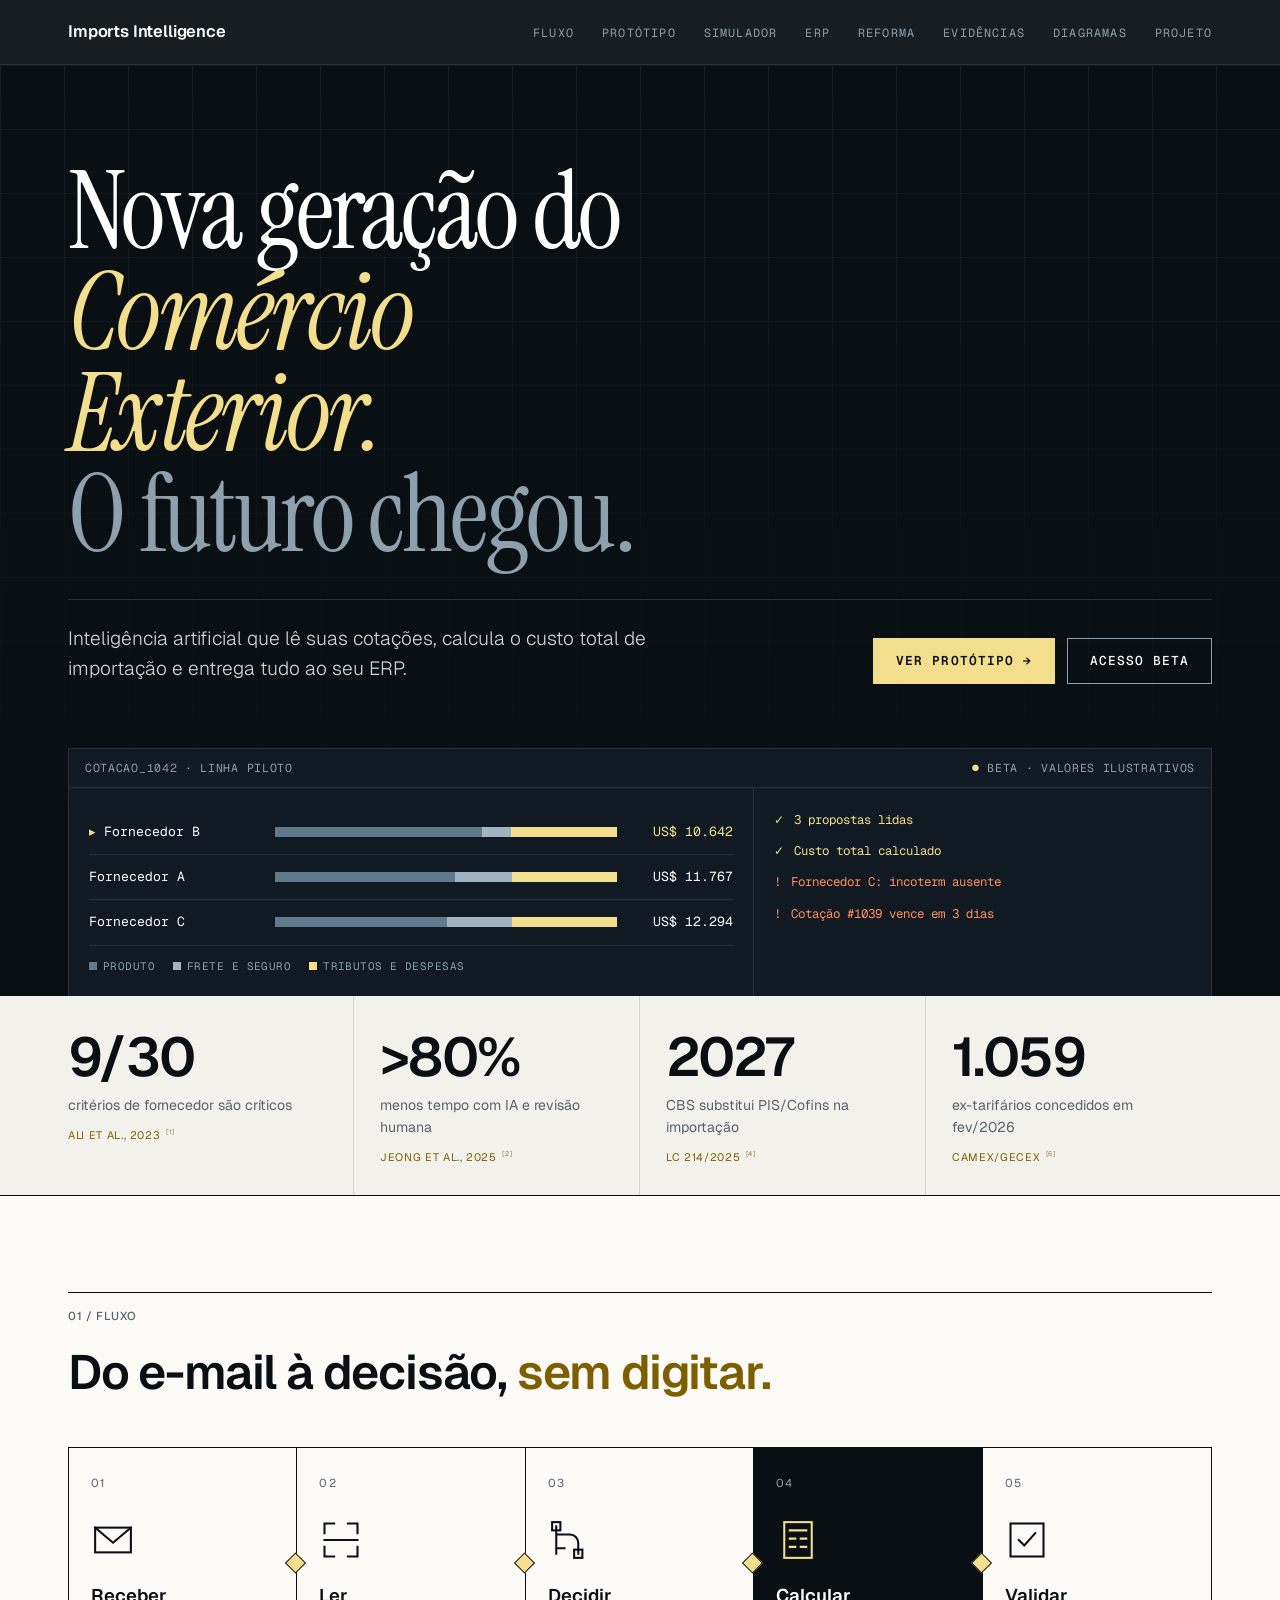
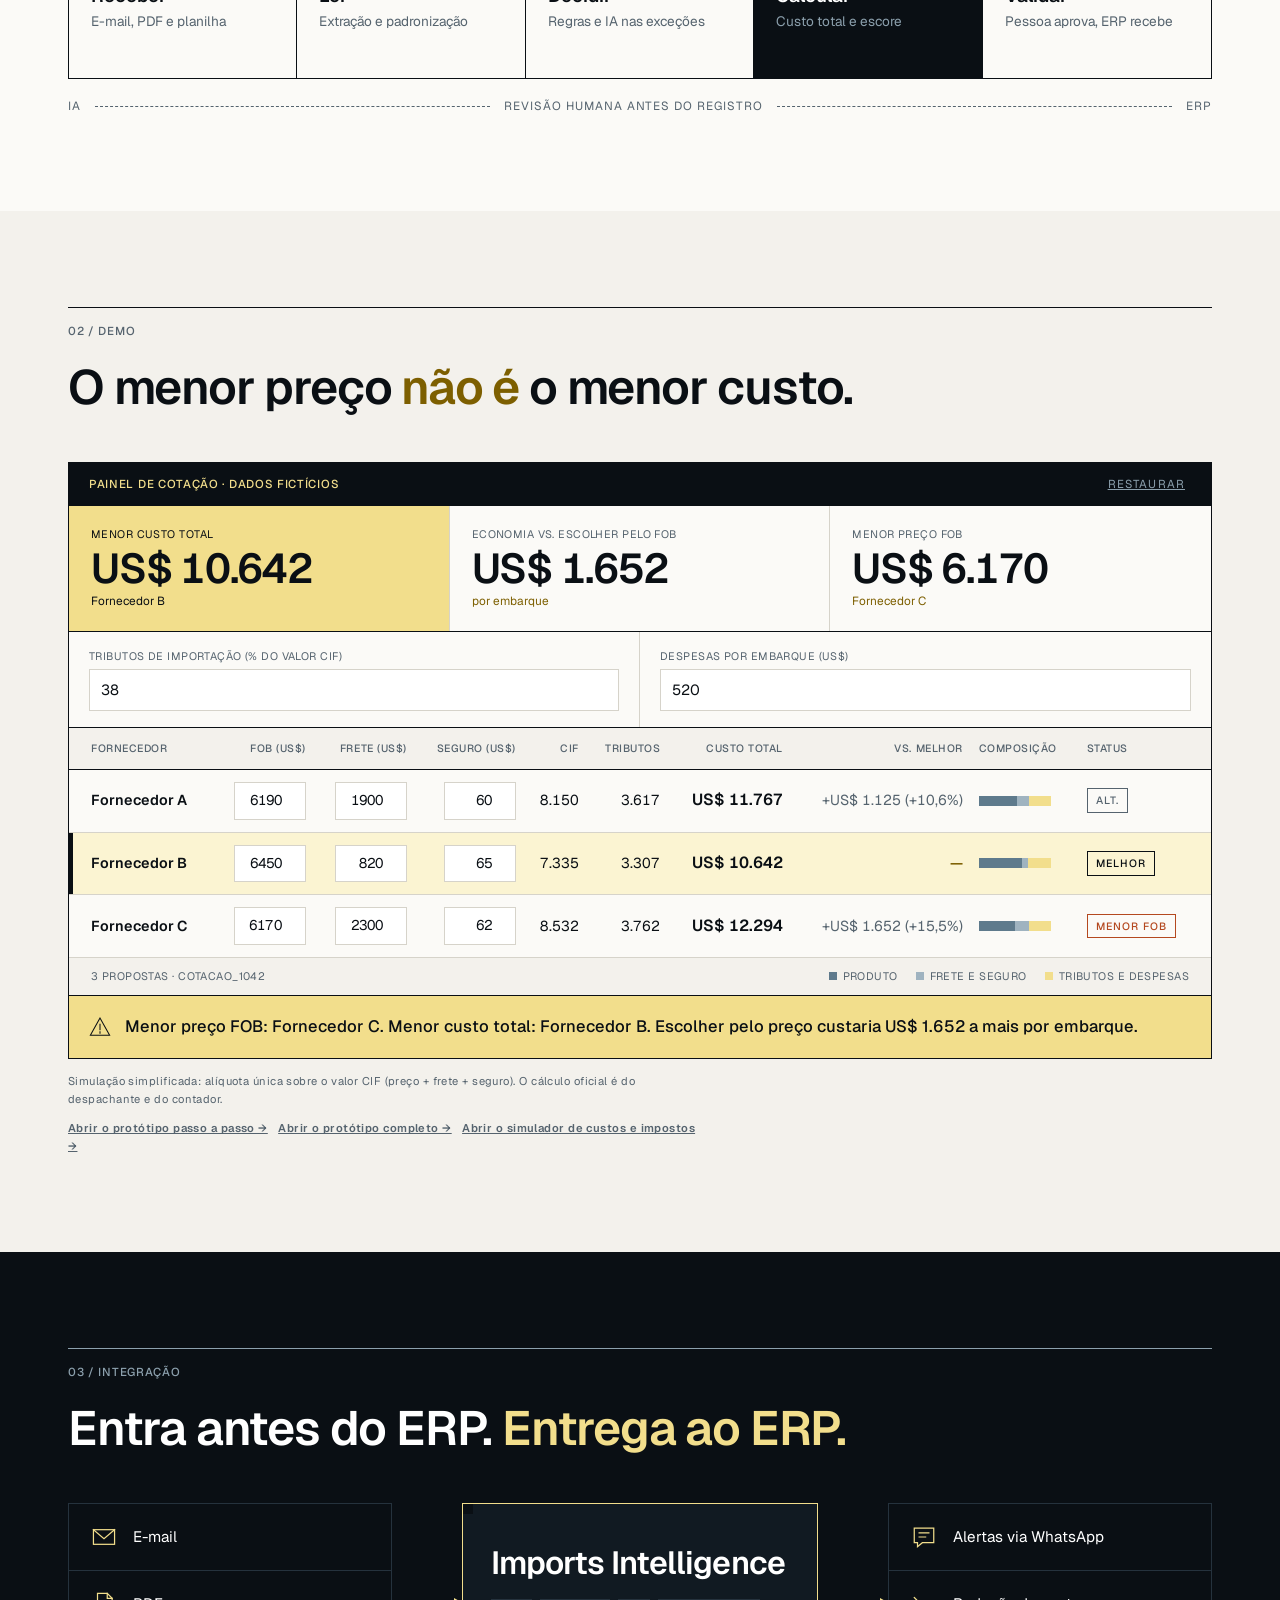
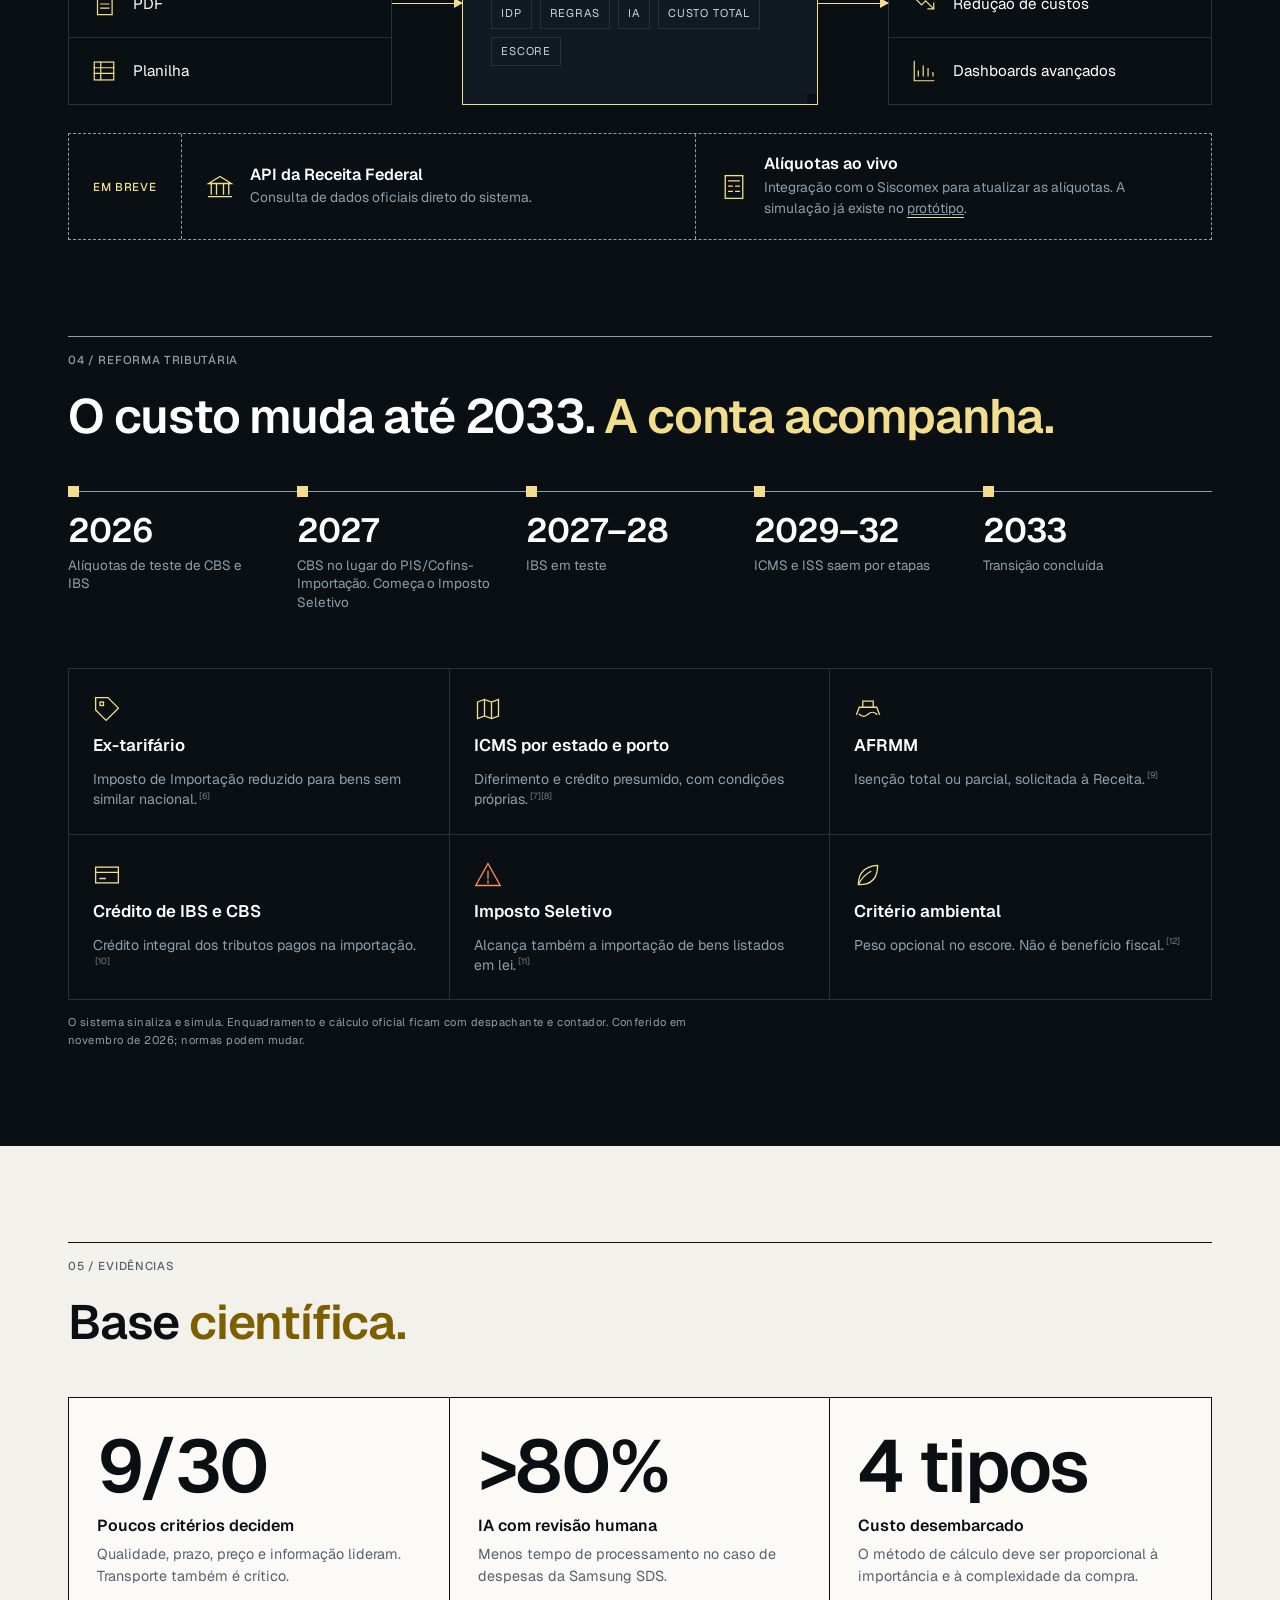
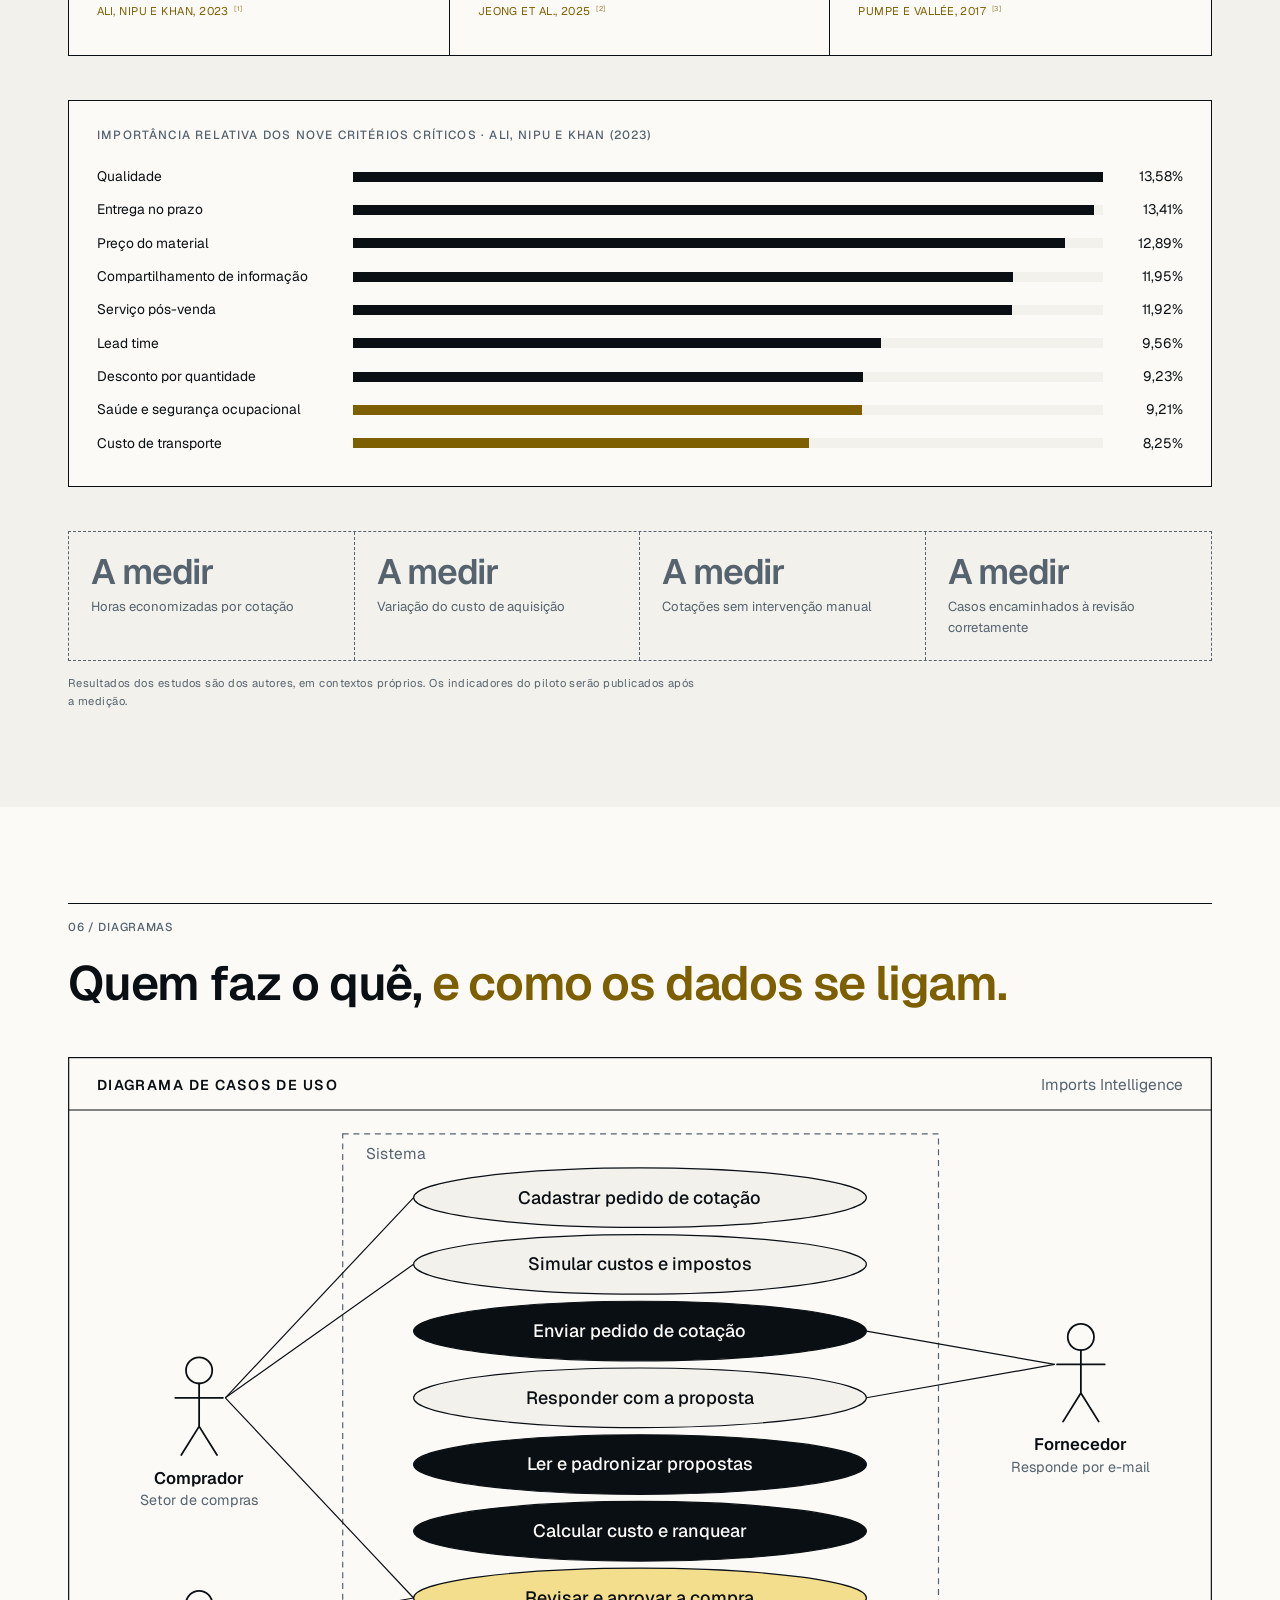
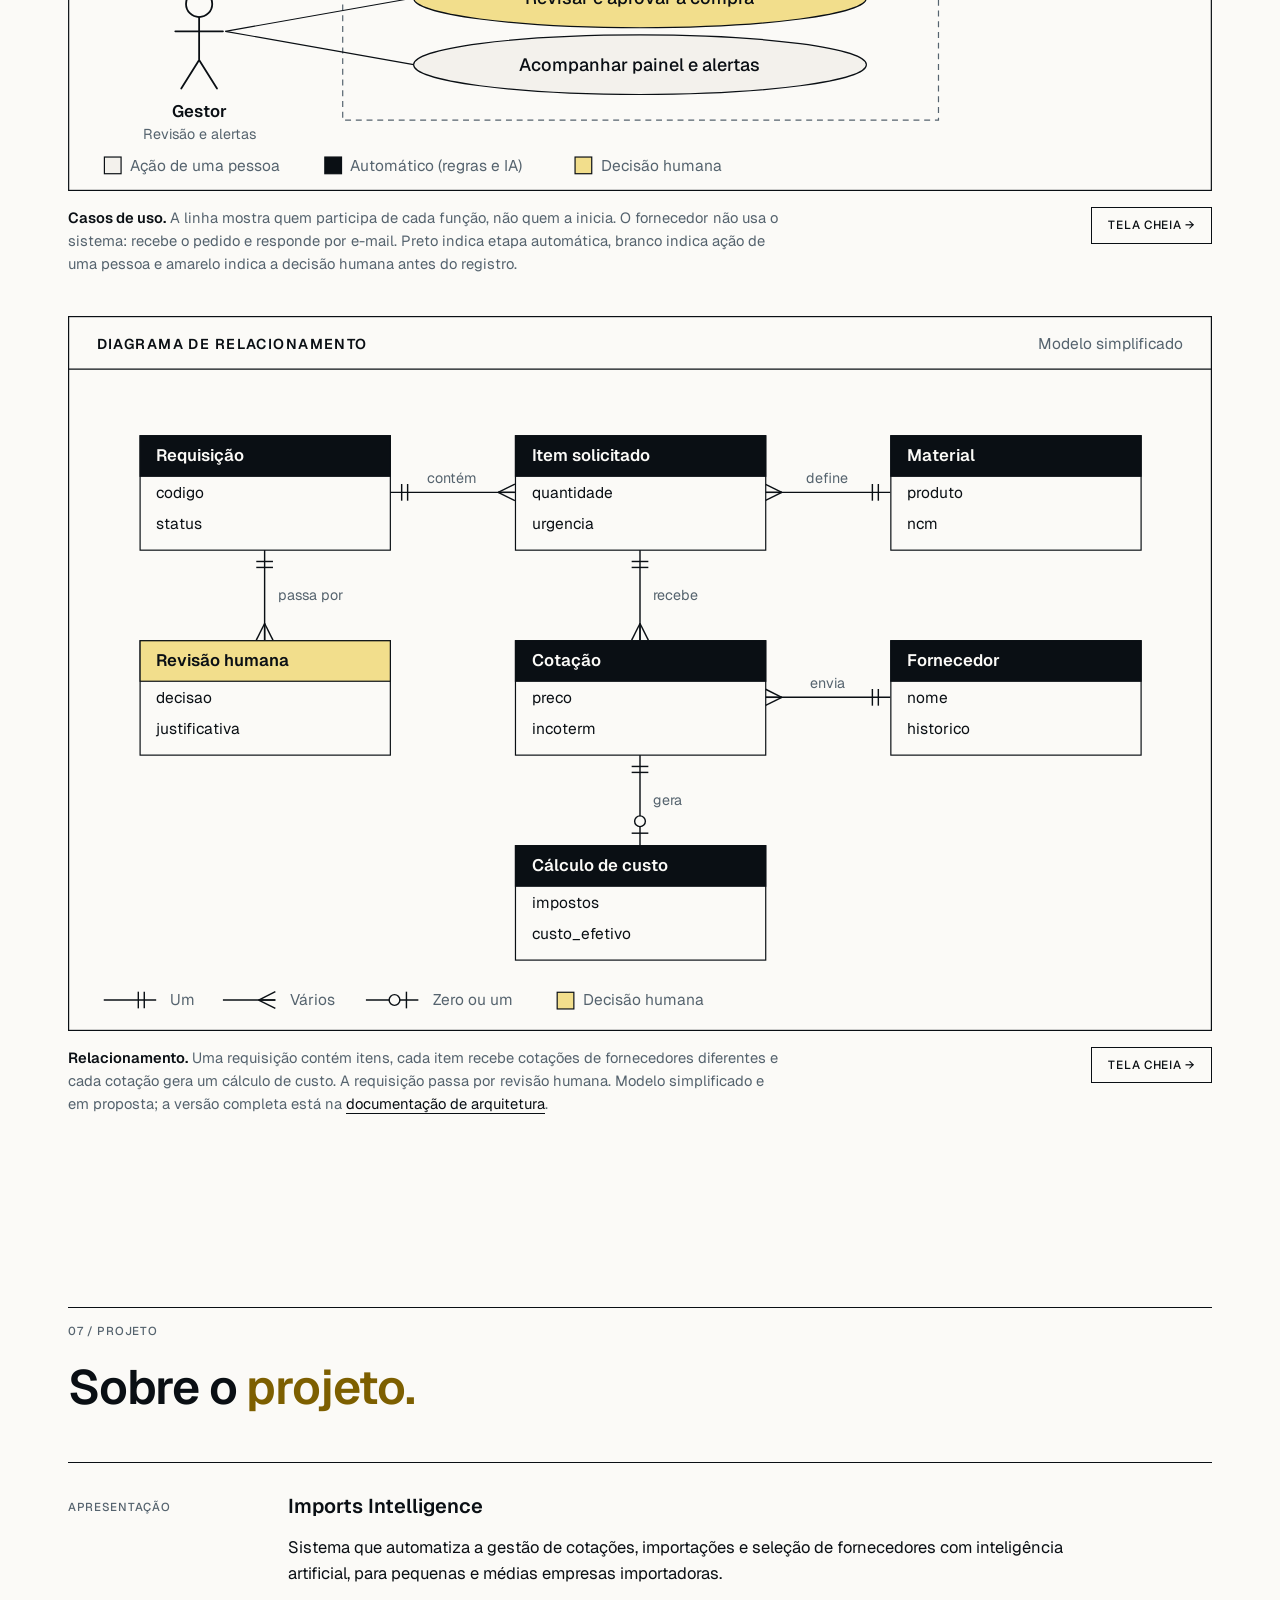
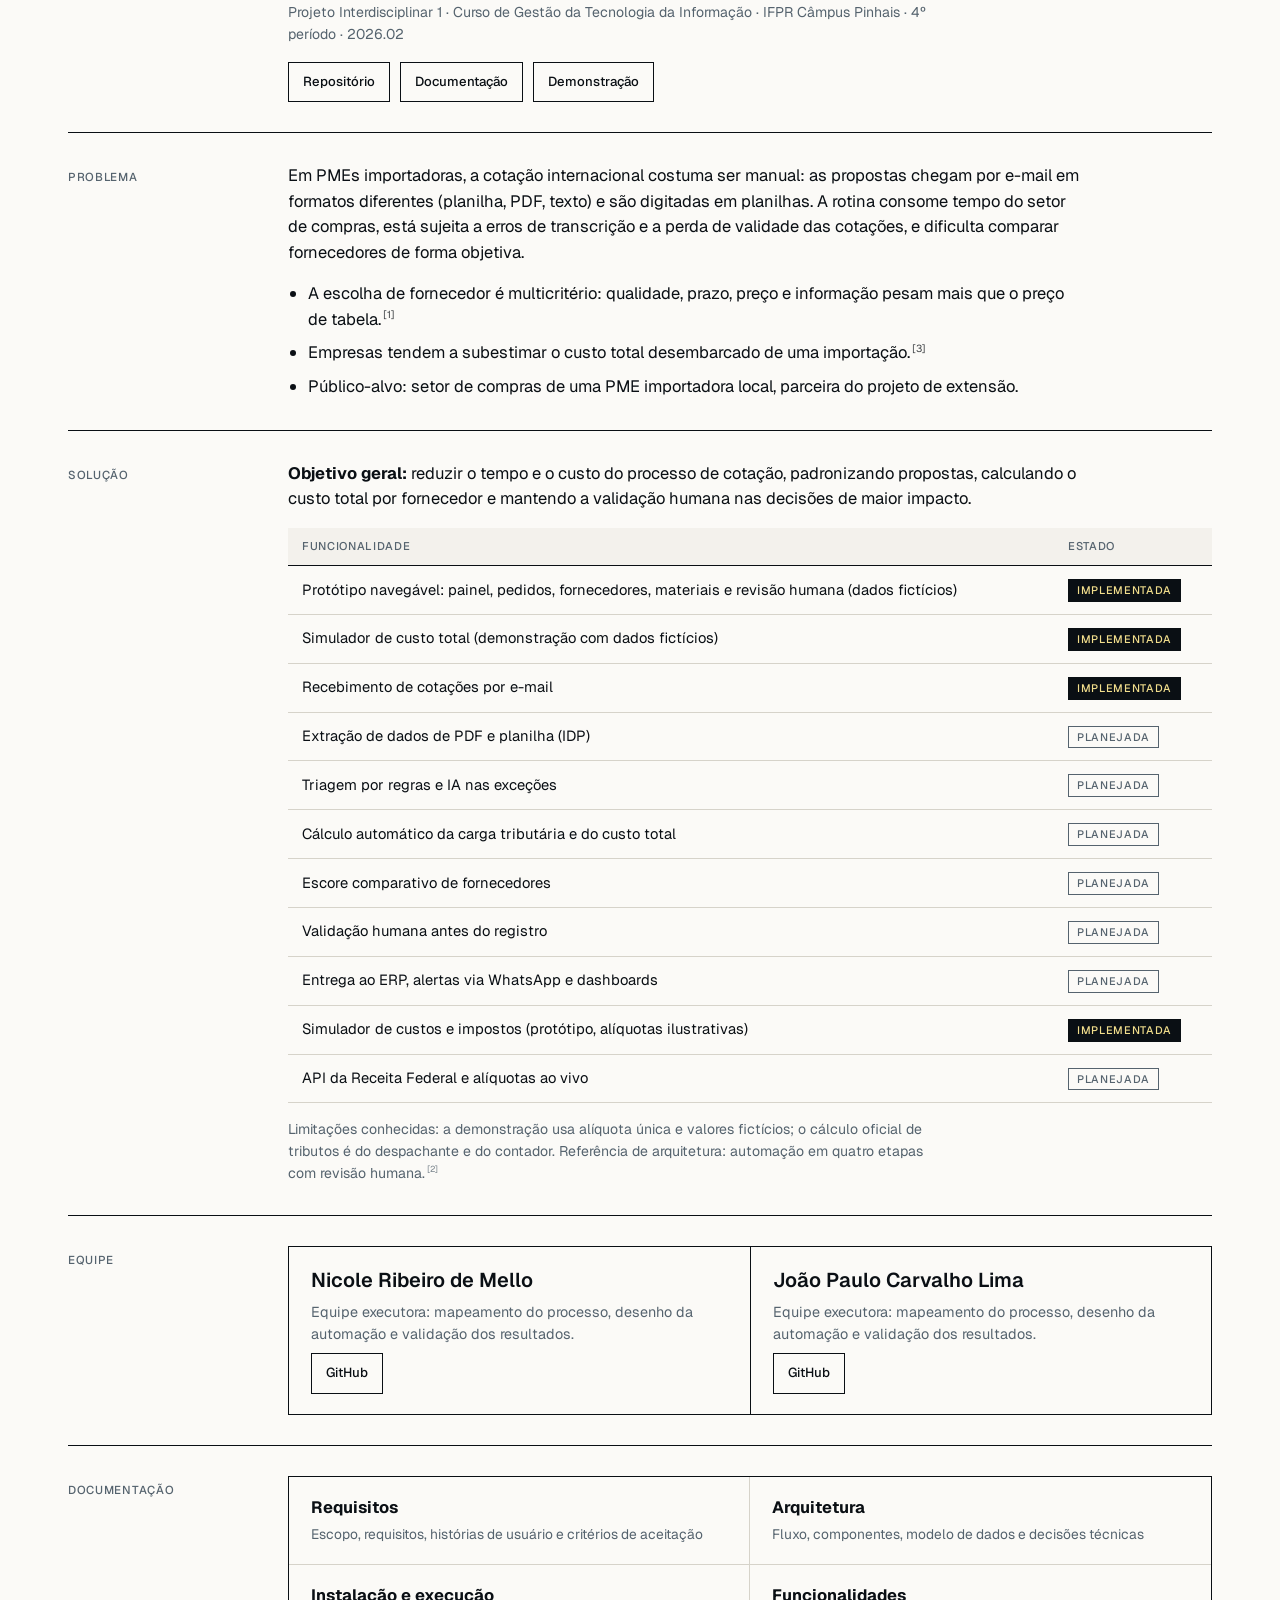
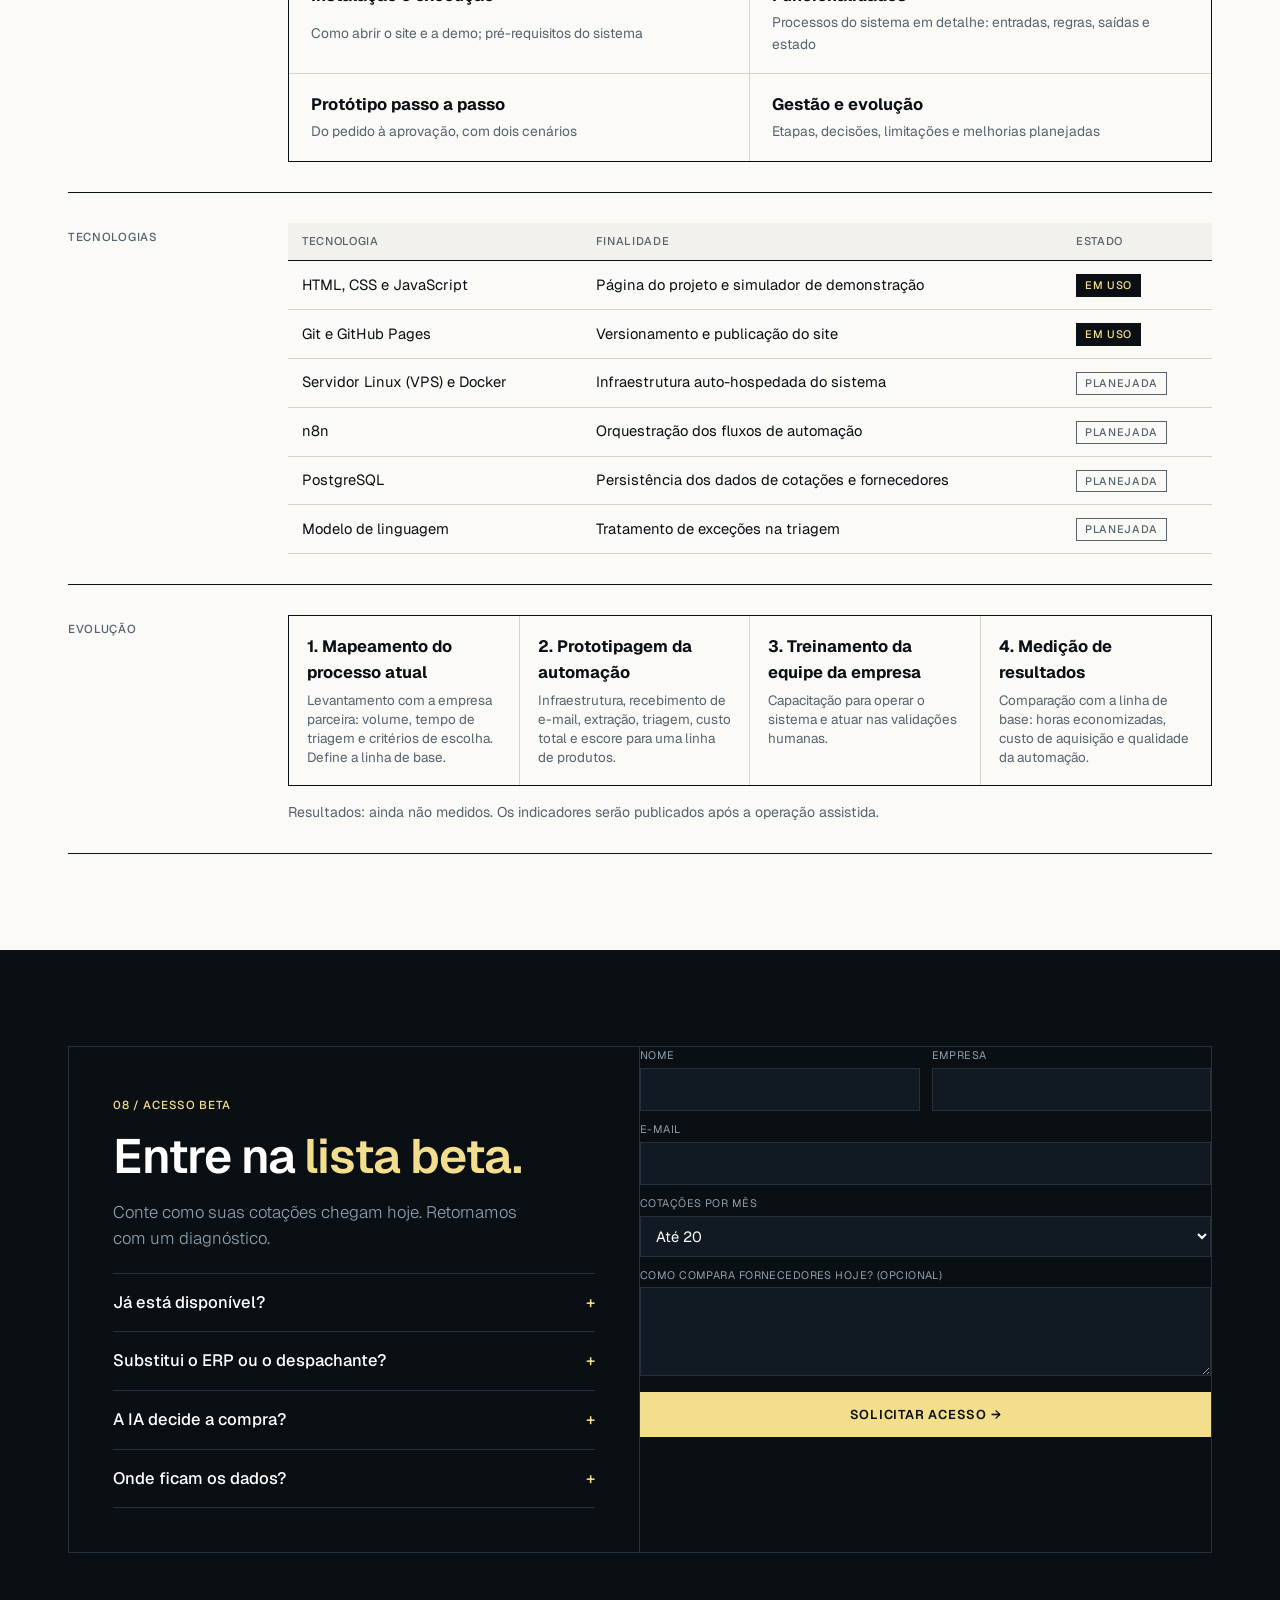
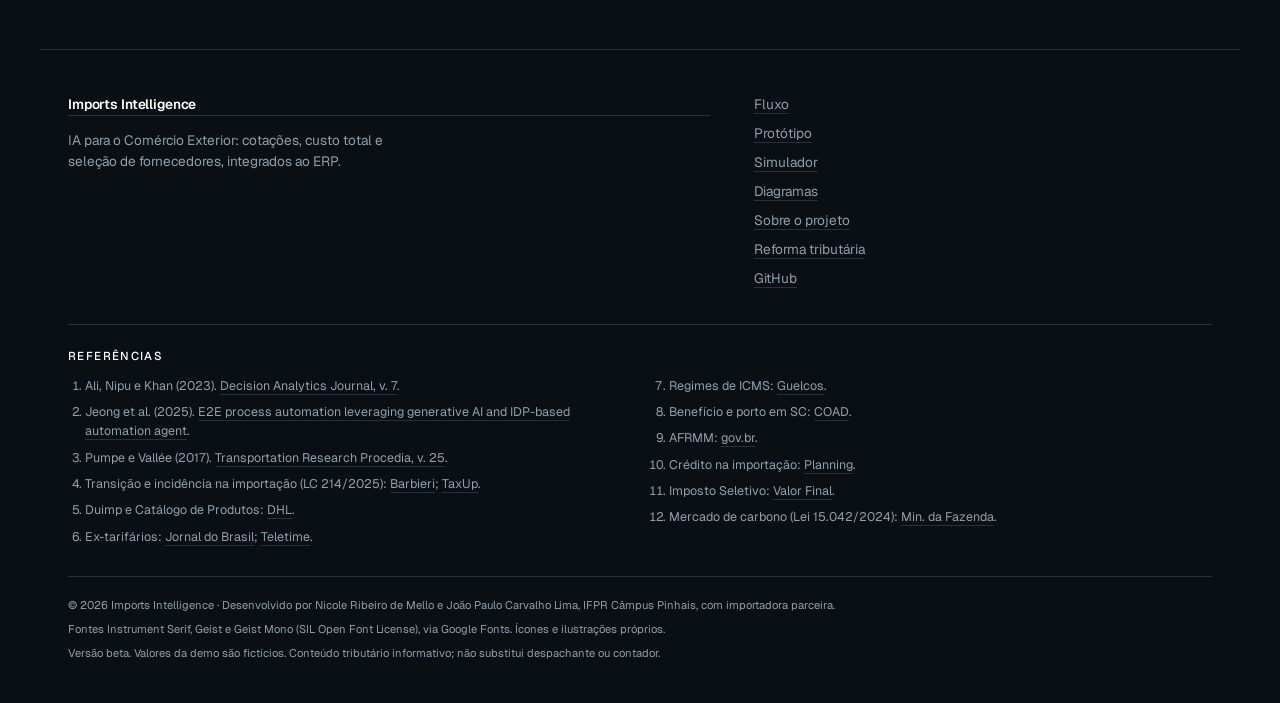
<file: index.html>
<!DOCTYPE html>
<html lang="pt-BR">
<head>
<meta charset="utf-8">
<meta name="viewport" content="width=device-width, initial-scale=1">
<title>Imports Intelligence | Nova geração do Comércio Exterior</title>
<meta name="description" content="IA que lê cotações, calcula o custo total de importação e entrega ao seu ERP. Versão beta com demo.">
<meta name="theme-color" content="#0A0F14">
<meta property="og:title" content="Imports Intelligence · Nova geração do Comércio Exterior">
<meta property="og:description" content="IA aplicada ao Comex: da cotação ao custo total, integrada ao ERP.">
<link rel="icon" type="image/svg+xml" href="assets/imagens/favicon.svg">
<link rel="preconnect" href="https://fonts.googleapis.com">
<link rel="preconnect" href="https://fonts.gstatic.com" crossorigin>
<link href="https://fonts.googleapis.com/css2?family=Geist:wght@300;400;500;600&family=Geist+Mono:wght@400;500;600&family=Instrument+Serif:ital@0;1&display=swap" rel="stylesheet">
<script>document.documentElement.classList.add('js')</script>
<link rel="stylesheet" href="assets/css/style.css">

</head>
<body>

<svg width="0" height="0" style="position:absolute" aria-hidden="true" focusable="false">
  <defs>
    <symbol id="i-mail" viewBox="0 0 32 32"><rect x="3" y="7" width="26" height="18"/><path d="M3 7l13 11L29 7"/></symbol>
    <symbol id="i-scan" viewBox="0 0 32 32"><path d="M4 11V4h7M21 4h7v7M28 21v7h-7M11 28H4v-7M4 16h24"/></symbol>
    <symbol id="i-branch" viewBox="0 0 32 32"><path d="M6 6v20M6 12h10a6 6 0 0 1 6 6v8M6 22h6"/><rect x="3" y="3" width="6" height="6"/><rect x="19" y="23" width="6" height="6"/></symbol>
    <symbol id="i-calc" viewBox="0 0 32 32"><rect x="6" y="3" width="20" height="26"/><path d="M10 9h12M10 15h4M18 15h4M10 21h4M18 21h4"/></symbol>
    <symbol id="i-check" viewBox="0 0 32 32"><rect x="4" y="4" width="24" height="24"/><path d="M10 16l4 4 8-9"/></symbol>
    <symbol id="i-file" viewBox="0 0 32 32"><path d="M8 3h12l6 6v20H8z"/><path d="M20 3v6h6M12 16h10M12 21h10"/></symbol>
    <symbol id="i-sheet" viewBox="0 0 32 32"><rect x="4" y="5" width="24" height="22"/><path d="M4 12h24M4 19h24M12 5v22"/></symbol>
    <symbol id="i-api" viewBox="0 0 32 32"><path d="M11 8l-7 8 7 8M21 8l7 8-7 8M18 6l-4 20"/></symbol>
    <symbol id="i-bell" viewBox="0 0 32 32"><path d="M7 24V14a9 9 0 0 1 18 0v10zM4 24h24M13 28h6"/></symbol>
    <symbol id="i-db" viewBox="0 0 32 32"><ellipse cx="16" cy="8" rx="10" ry="4"/><path d="M6 8v16c0 2.2 4.5 4 10 4s10-1.8 10-4V8M6 16c0 2.2 4.5 4 10 4s10-1.8 10-4"/></symbol>
    <symbol id="i-tag" viewBox="0 0 32 32"><path d="M3 17V3h14l12 12-14 14z"/><rect x="8" y="8" width="4" height="4"/></symbol>
    <symbol id="i-map" viewBox="0 0 32 32"><path d="M4 8l8-3 8 3 8-3v19l-8 3-8-3-8 3zM12 5v19M20 8v19"/></symbol>
    <symbol id="i-ship" viewBox="0 0 32 32"><path d="M3 22l3-8h20l3 8M6 22c3 3 7 3 10 0s7-3 10 0M10 14V7h12v7"/></symbol>
    <symbol id="i-credit" viewBox="0 0 32 32"><rect x="3" y="7" width="26" height="18"/><path d="M3 13h26M8 20h6"/></symbol>
    <symbol id="i-alert" viewBox="0 0 32 32"><path d="M16 3L2 28h28zM16 12v8M16 23v2"/></symbol>
    <symbol id="i-leaf" viewBox="0 0 32 32"><path d="M5 27C5 14 12 6 27 5c0 15-8 22-21 22M5 27c4-8 8-12 14-15"/></symbol>
    <symbol id="i-chat" viewBox="0 0 32 32"><path d="M4 5h24v18H14l-6 5v-5H4z"/><path d="M10 11h12M10 16h8"/></symbol>
    <symbol id="i-down" viewBox="0 0 32 32"><path d="M4 8l9 9 5-5 10 10M28 15v7h-7"/></symbol>
    <symbol id="i-chart" viewBox="0 0 32 32"><path d="M4 4v24h24M9 22v-6M15 22V10M21 22v-9M27 22v-4"/></symbol>
    <symbol id="i-gov" viewBox="0 0 32 32"><path d="M3 12L16 4l13 8zM6 12v12M12 12v12M20 12v12M26 12v12M3 27h26"/></symbol>
    <symbol id="i-menu" viewBox="0 0 32 32"><path d="M4 9h24M4 16h24M4 23h24"/></symbol>
  </defs>
</svg>

<a class="skip" href="#conteudo">Ir para o conteúdo</a>

<header class="top">
  <div class="wrap nav">
    <a class="brand" href="#">Imports Intelligence</a>
    <nav aria-label="Principal">
      <ul class="menu" id="menu">
        <li><a href="#fluxo">Fluxo</a></li>
        <li><a href="prototipo-simples.html">Protótipo</a></li>
        <li><a href="simulador.html">Simulador</a></li>
        <li><a href="#erp">ERP</a></li>
        <li><a href="#reforma">Reforma</a></li>
        <li><a href="#evidencias">Evidências</a></li>
        <li><a href="#diagramas">Diagramas</a></li>
        <li><a href="#projeto">Projeto</a></li>
      </ul>
    </nav>
    <button class="burger" id="burger" aria-label="Abrir menu" aria-expanded="false" aria-controls="menu"><svg class="ic" aria-hidden="true"><use href="#i-menu"/></svg></button>
  </div>
</header>

<main id="conteudo">

<section class="hero" aria-labelledby="h-hero">
  <div class="wrap">
    
    <h1 id="h-hero" style="margin-top:0">Nova geração do <em>Comércio Exterior.</em> <span class="l2">O futuro chegou.</span></h1>
    <div class="hero-sub">
      <p>Inteligência artificial que lê suas cotações, calcula o custo total de importação e entrega tudo ao seu ERP.</p>
      <div class="cta"><a class="btn main" href="prototipo-simples.html">Ver protótipo →</a><a class="btn on-dark" href="#acesso">Acesso beta</a></div>
    </div>

    <div class="console" role="img" aria-label="Exemplo ilustrativo: três fornecedores comparados por custo total. O Fornecedor B tem o maior preço FOB e o menor custo total.">
      <div class="cbar"><span>cotacao_1042 · linha piloto</span><span><b>●</b> beta · valores ilustrativos</span></div>
      <div class="cgrid">
        <div class="cleft">
          <div class="crow best"><span class="n">Fornecedor B</span><div class="cbar2"><b class="cp" style="width:60.6%"></b><b class="cf" style="width:8.3%"></b><b class="ct" style="width:31.1%"></b></div><span class="v">US$ 10.642</span></div>
          <div class="crow"><span class="n">Fornecedor A</span><div class="cbar2"><b class="cp" style="width:52.6%"></b><b class="cf" style="width:16.7%"></b><b class="ct" style="width:30.7%"></b></div><span class="v">US$ 11.767</span></div>
          <div class="crow"><span class="n">Fornecedor C</span><div class="cbar2"><b class="cp" style="width:50.2%"></b><b class="cf" style="width:19.2%"></b><b class="ct" style="width:30.6%"></b></div><span class="v">US$ 12.294</span></div>
          <div class="clegend"><span><i class="cp"></i>Produto</span><span><i class="cf"></i>Frete e seguro</span><span><i class="ct"></i>Tributos e despesas</span></div>
        </div>
        <div class="cright">
          <div class="ok"><span>✓</span><span>3 propostas lidas</span></div>
          <div class="ok"><span>✓</span><span>Custo total calculado</span></div>
          <div class="wn"><span>!</span><span>Fornecedor C: incoterm ausente</span></div>
          <div class="wn"><span>!</span><span>Cotação #1039 vence em 3 dias</span></div>
        </div>
      </div>
    </div>
  </div>
</section>

<section class="strip" aria-label="Dados de referência">
  <div class="wrap sg">
    <div class="stat"><div class="n">9/30</div><p>critérios de fornecedor são críticos</p><small>ALI ET AL., 2023 <sup class="ref"><a href="#ref1">[1]</a></sup></small></div>
    <div class="stat"><div class="n">&gt;80%</div><p>menos tempo com IA e revisão humana</p><small>JEONG ET AL., 2025 <sup class="ref"><a href="#ref2">[2]</a></sup></small></div>
    <div class="stat"><div class="n">2027</div><p>CBS substitui PIS/Cofins na importação</p><small>LC 214/2025 <sup class="ref"><a href="#ref4">[4]</a></sup></small></div>
    <div class="stat"><div class="n">1.059</div><p>ex-tarifários concedidos em fev/2026</p><small>CAMEX/GECEX <sup class="ref"><a href="#ref6">[6]</a></sup></small></div>
  </div>
</section>

<section id="fluxo" aria-labelledby="h-fluxo">
  <div class="wrap">
    <div class="sec-head rv"><span class="tag">01 / Fluxo</span><span></span><h2 id="h-fluxo">Do e-mail à decisão, <em>sem digitar.</em></h2></div>
    <div class="flow rv">
      <div class="fn"><span class="no">01</span><svg class="ic" aria-hidden="true"><use href="#i-mail"/></svg><h3>Receber</h3><p>E-mail, PDF e planilha</p></div>
      <div class="fn"><span class="no">02</span><svg class="ic" aria-hidden="true"><use href="#i-scan"/></svg><h3>Ler</h3><p>Extração e padronização</p></div>
      <div class="fn"><span class="no">03</span><svg class="ic" aria-hidden="true"><use href="#i-branch"/></svg><h3>Decidir</h3><p>Regras e IA nas exceções</p></div>
      <div class="fn hi"><span class="no">04</span><svg class="ic" aria-hidden="true"><use href="#i-calc"/></svg><h3>Calcular</h3><p>Custo total e escore</p></div>
      <div class="fn"><span class="no">05</span><svg class="ic" aria-hidden="true"><use href="#i-check"/></svg><h3>Validar</h3><p>Pessoa aprova, ERP recebe</p></div>
    </div>
    <div class="humans rv"><span>IA</span><i></i><span>Revisão humana antes do registro</span><i></i><span>ERP</span></div>
  </div>
</section>

<section id="demo" class="paper" aria-labelledby="h-demo">
  <div class="wrap">
    <div class="sec-head rv"><span class="tag">02 / Demo</span><span></span><h2 id="h-demo">O menor preço <em>não é</em> o menor custo.</h2></div>
    <div class="sim app rv">
      <div class="sim-bar"><span class="tag">Painel de cotação · dados fictícios</span><button type="button" id="reset">Restaurar</button></div>
      <div class="kpis" aria-live="polite">
        <div class="kp1 hl"><div class="lab">Menor custo total</div><div class="v" id="k-best">—</div><div class="s" id="k-best-s"></div></div>
        <div class="kp1"><div class="lab">Economia vs. escolher pelo FOB</div><div class="v" id="k-save">—</div><div class="s" id="k-save-s"></div></div>
        <div class="kp1"><div class="lab">Menor preço FOB</div><div class="v" id="k-fob">—</div><div class="s" id="k-fob-s"></div></div>
      </div>
      <div class="glob">
        <div class="field"><label for="g-rate">Tributos de importação (% do valor CIF)</label><input id="g-rate" type="number" inputmode="decimal" min="0" max="200" step="0.5" value="38"></div>
        <div class="field"><label for="g-fixed">Despesas por embarque (US$)</label><input id="g-fixed" type="number" inputmode="decimal" min="0" step="10" value="520"></div>
      </div>
      <div class="tw"><table class="tbl">
        <caption class="sr">Comparação de fornecedores por custo total</caption>
        <thead><tr><th scope="col">Fornecedor</th><th scope="col">FOB (US$)</th><th scope="col">Frete (US$)</th><th scope="col">Seguro (US$)</th><th scope="col">CIF</th><th scope="col">Tributos</th><th scope="col">Custo total</th><th scope="col">vs. melhor</th><th scope="col" class="l">Composição</th><th scope="col" class="l">Status</th></tr></thead>
        <tbody id="tb"></tbody>
      </table></div>
      <div class="tbl-foot"><span>3 propostas · cotacao_1042</span><span class="clegend"><span><i class="cp"></i>Produto</span><span><i class="cf"></i>Frete e seguro</span><span><i class="ct"></i>Tributos e despesas</span></span></div>
      <div class="verdict" id="verdict" role="status"><svg class="ic" aria-hidden="true"><use href="#i-alert"/></svg><span id="verdict-txt"></span></div>
    </div>
    <p class="note">Simulação simplificada: alíquota única sobre o valor CIF (preço + frete + seguro). O cálculo oficial é do despachante e do contador.</p>
    <p class="note" style="margin-top:12px"><a href="prototipo-simples.html" style="font-weight:600">Abrir o protótipo passo a passo →</a> &nbsp; <a href="prototipo.html" style="font-weight:600">Abrir o protótipo completo →</a> &nbsp; <a href="simulador.html" style="font-weight:600">Abrir o simulador de custos e impostos →</a></p>
  </div>
</section>

<section id="erp" class="dark" aria-labelledby="h-erp">
  <div class="wrap">
    <div class="sec-head rv"><span class="tag">03 / Integração</span><span></span><h2 id="h-erp">Entra antes do ERP. <em>Entrega ao ERP.</em></h2></div>
    <div class="int rv">
      <div class="col">
        <div class="node"><svg class="ic" aria-hidden="true"><use href="#i-mail"/></svg>E-mail</div>
        <div class="node"><svg class="ic" aria-hidden="true"><use href="#i-file"/></svg>PDF</div>
        <div class="node"><svg class="ic" aria-hidden="true"><use href="#i-sheet"/></svg>Planilha</div>
      </div>
      <div class="link" aria-hidden="true"></div>
      <div class="core">
        <h3>Imports Intelligence</h3>
        <div class="row"><span>IDP</span><span>Regras</span><span>IA</span><span>Custo total</span><span>Escore</span></div>
      </div>
      <div class="link" aria-hidden="true"></div>
      <div class="col">
        <div class="node"><svg class="ic" aria-hidden="true"><use href="#i-chat"/></svg>Alertas via WhatsApp</div>
        <div class="node"><svg class="ic" aria-hidden="true"><use href="#i-down"/></svg>Redução de custos</div>
        <div class="node"><svg class="ic" aria-hidden="true"><use href="#i-chart"/></svg>Dashboards avançados</div>
      </div>
    </div>
      <div class="soon rv">
      <span class="tag">Em breve</span>
      <div class="sn"><svg class="ic" aria-hidden="true"><use href="#i-gov"/></svg><div><h3>API da Receita Federal</h3><p>Consulta de dados oficiais direto do sistema.</p></div></div>
      <div class="sn"><svg class="ic" aria-hidden="true"><use href="#i-calc"/></svg><div><h3>Alíquotas ao vivo</h3><p>Integração com o Siscomex para atualizar as alíquotas. A simulação já existe no <a href="simulador.html" style="border-bottom:1px solid var(--acc)">protótipo</a>.</p></div></div>
    </div>
  </div>
</section>

<section id="reforma" class="dark" style="padding-top:0" aria-labelledby="h-ref">
  <div class="wrap">
    <div class="sec-head rv"><span class="tag">04 / Reforma tributária</span><span></span><h2 id="h-ref">O custo muda até 2033. <em>A conta acompanha.</em></h2></div>
    <div class="tl rv" role="list" aria-label="Cronograma da transição">
      <div class="tn" role="listitem"><div class="y">2026</div><p>Alíquotas de teste de CBS e IBS</p></div>
      <div class="tn" role="listitem"><div class="y">2027</div><p>CBS no lugar do PIS/Cofins-Importação. Começa o Imposto Seletivo</p></div>
      <div class="tn" role="listitem"><div class="y">2027–28</div><p>IBS em teste</p></div>
      <div class="tn" role="listitem"><div class="y">2029–32</div><p>ICMS e ISS saem por etapas</p></div>
      <div class="tn" role="listitem"><div class="y">2033</div><p>Transição concluída</p></div>
    </div>
    <div class="tiles rv">
      <div class="tile"><svg class="ic" aria-hidden="true"><use href="#i-tag"/></svg><h3>Ex-tarifário</h3><p>Imposto de Importação reduzido para bens sem similar nacional.<sup class="ref"><a href="#ref6">[6]</a></sup></p></div>
      <div class="tile"><svg class="ic" aria-hidden="true"><use href="#i-map"/></svg><h3>ICMS por estado e porto</h3><p>Diferimento e crédito presumido, com condições próprias.<sup class="ref"><a href="#ref7">[7]</a><a href="#ref8">[8]</a></sup></p></div>
      <div class="tile"><svg class="ic" aria-hidden="true"><use href="#i-ship"/></svg><h3>AFRMM</h3><p>Isenção total ou parcial, solicitada à Receita.<sup class="ref"><a href="#ref9">[9]</a></sup></p></div>
      <div class="tile"><svg class="ic" aria-hidden="true"><use href="#i-credit"/></svg><h3>Crédito de IBS e CBS</h3><p>Crédito integral dos tributos pagos na importação.<sup class="ref"><a href="#ref10">[10]</a></sup></p></div>
      <div class="tile al"><svg class="ic" aria-hidden="true"><use href="#i-alert"/></svg><h3>Imposto Seletivo</h3><p>Alcança também a importação de bens listados em lei.<sup class="ref"><a href="#ref11">[11]</a></sup></p></div>
      <div class="tile"><svg class="ic" aria-hidden="true"><use href="#i-leaf"/></svg><h3>Critério ambiental</h3><p>Peso opcional no escore. Não é benefício fiscal.<sup class="ref"><a href="#ref12">[12]</a></sup></p></div>
    </div>
    <p class="note dk rv">O sistema sinaliza e simula. Enquadramento e cálculo oficial ficam com despachante e contador. Conferido em novembro de 2026; normas podem mudar.</p>
  </div>
</section>

<section id="evidencias" class="paper" aria-labelledby="h-ev">
  <div class="wrap">
    <div class="sec-head rv"><span class="tag">05 / Evidências</span><span></span><h2 id="h-ev">Base <em>científica.</em></h2></div>
    <div class="ev rv">
      <div class="evc"><div class="big">9/30</div><h3>Poucos critérios decidem</h3><p>Qualidade, prazo, preço e informação lideram. Transporte também é crítico.</p><div class="src">ALI, NIPU E KHAN, 2023 <sup class="ref"><a href="#ref1">[1]</a></sup></div></div>
      <div class="evc"><div class="big">&gt;80%</div><h3>IA com revisão humana</h3><p>Menos tempo de processamento no caso de despesas da Samsung SDS.</p><div class="src">JEONG ET AL., 2025 <sup class="ref"><a href="#ref2">[2]</a></sup></div></div>
      <div class="evc"><div class="big">4 tipos</div><h3>Custo desembarcado</h3><p>O método de cálculo deve ser proporcional à importância e à complexidade da compra.</p><div class="src">PUMPE E VALLÉE, 2017 <sup class="ref"><a href="#ref3">[3]</a></sup></div></div>
    </div>
    <div class="bars rv">
      <h3>Importância relativa dos nove critérios críticos · Ali, Nipu e Khan (2023)</h3>
      <div class="br"><span>Qualidade</span><div class="t"><i style="width:100%"></i></div><span>13,58%</span></div>
      <div class="br"><span>Entrega no prazo</span><div class="t"><i style="width:98.8%"></i></div><span>13,41%</span></div>
      <div class="br"><span>Preço do material</span><div class="t"><i style="width:94.9%"></i></div><span>12,89%</span></div>
      <div class="br"><span>Compartilhamento de informação</span><div class="t"><i style="width:88%"></i></div><span>11,95%</span></div>
      <div class="br"><span>Serviço pós-venda</span><div class="t"><i style="width:87.8%"></i></div><span>11,92%</span></div>
      <div class="br"><span>Lead time</span><div class="t"><i style="width:70.4%"></i></div><span>9,56%</span></div>
      <div class="br"><span>Desconto por quantidade</span><div class="t"><i style="width:68%"></i></div><span>9,23%</span></div>
      <div class="br hl"><span>Saúde e segurança ocupacional</span><div class="t"><i style="width:67.8%"></i></div><span>9,21%</span></div>
      <div class="br hl"><span>Custo de transporte</span><div class="t"><i style="width:60.8%"></i></div><span>8,25%</span></div>
    </div>
    <div class="kp rv" aria-label="Indicadores do piloto, ainda não medidos">
      <div class="kpi"><div class="v">A medir</div><p>Horas economizadas por cotação</p></div>
      <div class="kpi"><div class="v">A medir</div><p>Variação do custo de aquisição</p></div>
      <div class="kpi"><div class="v">A medir</div><p>Cotações sem intervenção manual</p></div>
      <div class="kpi"><div class="v">A medir</div><p>Casos encaminhados à revisão corretamente</p></div>
    </div>
    <p class="note">Resultados dos estudos são dos autores, em contextos próprios. Os indicadores do piloto serão publicados após a medição.</p>
  </div>
</section>

<section id="diagramas" aria-labelledby="h-diag">
  <div class="wrap">
    <div class="sec-head rv"><span class="tag">06 / Diagramas</span><span></span><h2 id="h-diag">Quem faz o quê, <em>e como os dados se ligam.</em></h2></div>
    <p class="note dg-hint">Deslize para o lado ou abra o diagrama em tela cheia.</p>

    <figure class="dg rv">
      <div class="tw">
        <object class="dg-fig" type="image/svg+xml" data="assets/imagens/diagrama-caso-de-uso.svg" role="img" aria-label="Diagrama de casos de uso: Comprador, Gestor e Fornecedor e as oito funções do sistema"><img src="assets/imagens/diagrama-caso-de-uso.svg" alt="Diagrama de casos de uso: Comprador, Gestor e Fornecedor e as oito funções do sistema"></object>
      </div>
      <figcaption>
        <p class="dg-cap"><b>Casos de uso.</b> A linha mostra quem participa de cada função, não quem a inicia. O fornecedor não usa o sistema: recebe o pedido e responde por e-mail. Preto indica etapa automática, branco indica ação de uma pessoa e amarelo indica a decisão humana antes do registro.</p>
        <a class="btn sm" href="assets/imagens/diagrama-caso-de-uso.svg" target="_blank" rel="noopener">Tela cheia →</a>
      </figcaption>
    </figure>

    <figure class="dg rv">
      <div class="tw">
        <object class="dg-fig er" type="image/svg+xml" data="assets/imagens/diagrama-relacionamento.svg" role="img" aria-label="Diagrama de relacionamento: requisição, item solicitado, material, fornecedor, cotação, cálculo de custo e revisão humana"><img src="assets/imagens/diagrama-relacionamento.svg" alt="Diagrama de relacionamento: requisição, item solicitado, material, fornecedor, cotação, cálculo de custo e revisão humana"></object>
      </div>
      <figcaption>
        <p class="dg-cap"><b>Relacionamento.</b> Uma requisição contém itens, cada item recebe cotações de fornecedores diferentes e cada cotação gera um cálculo de custo. A requisição passa por revisão humana. Modelo simplificado e em proposta; a versão completa está na <a href="https://github.com/elloNicole/ProcuramentIntelligence/blob/main/docs/arquitetura.md">documentação de arquitetura</a>.</p>
        <a class="btn sm" href="assets/imagens/diagrama-relacionamento.svg" target="_blank" rel="noopener">Tela cheia →</a>
      </figcaption>
    </figure>
  </div>
</section>

<section id="projeto" aria-labelledby="h-proj">
  <div class="wrap">
    <div class="sec-head rv"><span class="tag">07 / Projeto</span><span></span><h2 id="h-proj">Sobre o <em>projeto.</em></h2></div>

    <div class="pj rv">
      <div class="pl"><span class="tag">Apresentação</span></div>
      <div class="pc">
        <h3>Imports Intelligence</h3>
        <p>Sistema que automatiza a gestão de cotações, importações e seleção de fornecedores com inteligência artificial, para pequenas e médias empresas importadoras.</p>
        <p class="meta">Projeto Interdisciplinar 1 · Curso de Gestão da Tecnologia da Informação · IFPR Câmpus Pinhais · 4º período · 2026.02</p>
        <div class="links"><a href="https://github.com/elloNicole/ProcuramentIntelligence">Repositório</a><a href="https://github.com/elloNicole/ProcuramentIntelligence/tree/main/docs">Documentação</a><a href="prototipo-simples.html">Demonstração</a></div>
      </div>
    </div>

    <div class="pj rv">
      <div class="pl"><span class="tag">Problema</span></div>
      <div class="pc">
        <p>Em PMEs importadoras, a cotação internacional costuma ser manual: as propostas chegam por e-mail em formatos diferentes (planilha, PDF, texto) e são digitadas em planilhas. A rotina consome tempo do setor de compras, está sujeita a erros de transcrição e a perda de validade das cotações, e dificulta comparar fornecedores de forma objetiva.</p>
        <ul class="ul">
          <li>A escolha de fornecedor é multicritério: qualidade, prazo, preço e informação pesam mais que o preço de tabela.<sup class="ref"><a href="#ref1">[1]</a></sup></li>
          <li>Empresas tendem a subestimar o custo total desembarcado de uma importação.<sup class="ref"><a href="#ref3">[3]</a></sup></li>
          <li>Público-alvo: setor de compras de uma PME importadora local, parceira do projeto de extensão.</li>
        </ul>
      </div>
    </div>

    <div class="pj rv">
      <div class="pl"><span class="tag">Solução</span></div>
      <div class="pc">
        <p><b>Objetivo geral:</b> reduzir o tempo e o custo do processo de cotação, padronizando propostas, calculando o custo total por fornecedor e mantendo a validação humana nas decisões de maior impacto.</p>
        <div class="tw"><table class="ft">
          <caption class="sr">Funcionalidades e estado atual</caption>
          <thead><tr><th scope="col">Funcionalidade</th><th scope="col">Estado</th></tr></thead>
          <tbody>
            <tr><td>Protótipo navegável: painel, pedidos, fornecedores, materiais e revisão humana (dados fictícios)</td><td><span class="st i">Implementada</span></td></tr>
            <tr><td>Simulador de custo total (demonstração com dados fictícios)</td><td><span class="st i">Implementada</span></td></tr>
            <tr><td>Recebimento de cotações por e-mail</td><td><span class="st i">Implementada</span></td></tr>
            <tr><td>Extração de dados de PDF e planilha (IDP)</td><td><span class="st p">Planejada</span></td></tr>
            <tr><td>Triagem por regras e IA nas exceções</td><td><span class="st p">Planejada</span></td></tr>
            <tr><td>Cálculo automático da carga tributária e do custo total</td><td><span class="st p">Planejada</span></td></tr>
            <tr><td>Escore comparativo de fornecedores</td><td><span class="st p">Planejada</span></td></tr>
            <tr><td>Validação humana antes do registro</td><td><span class="st p">Planejada</span></td></tr>
            <tr><td>Entrega ao ERP, alertas via WhatsApp e dashboards</td><td><span class="st p">Planejada</span></td></tr>
            <tr><td>Simulador de custos e impostos (protótipo, alíquotas ilustrativas)</td><td><span class="st i">Implementada</span></td></tr>
            <tr><td>API da Receita Federal e alíquotas ao vivo</td><td><span class="st p">Planejada</span></td></tr>
          </tbody>
        </table></div>
        <p class="meta">Limitações conhecidas: a demonstração usa alíquota única e valores fictícios; o cálculo oficial de tributos é do despachante e do contador. Referência de arquitetura: automação em quatro etapas com revisão humana.<sup class="ref"><a href="#ref2">[2]</a></sup></p>
      </div>
    </div>

    <div class="pj rv">
      <div class="pl"><span class="tag">Equipe</span></div>
      <div class="pc">
        <div class="team">
          <div><h3>Nicole Ribeiro de Mello</h3><p>Equipe executora: mapeamento do processo, desenho da automação e validação dos resultados.</p><a href="https://github.com/elloNicole">GitHub</a></div>
          <div><h3>João Paulo Carvalho Lima</h3><p>Equipe executora: mapeamento do processo, desenho da automação e validação dos resultados.</p><a href="https://github.com/oaklime">GitHub</a></div>
        </div>
      </div>
    </div>

    <div class="pj rv">
      <div class="pl"><span class="tag">Documentação</span></div>
      <div class="pc">
        <div class="docs">
          <a href="https://github.com/elloNicole/ProcuramentIntelligence/blob/main/docs/requisitos.md"><b>Requisitos</b><span>Escopo, requisitos, histórias de usuário e critérios de aceitação</span></a>
          <a href="https://github.com/elloNicole/ProcuramentIntelligence/blob/main/docs/arquitetura.md"><b>Arquitetura</b><span>Fluxo, componentes, modelo de dados e decisões técnicas</span></a>
          <a href="https://github.com/elloNicole/ProcuramentIntelligence/blob/main/docs/instalacao.md"><b>Instalação e execução</b><span>Como abrir o site e a demo; pré-requisitos do sistema</span></a>
          <a href="https://github.com/elloNicole/ProcuramentIntelligence/blob/main/docs/funcionalidades.md"><b>Funcionalidades</b><span>Processos do sistema em detalhe: entradas, regras, saídas e estado</span></a>
          <a href="prototipo-simples.html"><b>Protótipo passo a passo</b><span>Do pedido à aprovação, com dois cenários</span></a>
          <a href="https://github.com/elloNicole/ProcuramentIntelligence/blob/main/docs/cronograma.md"><b>Gestão e evolução</b><span>Etapas, decisões, limitações e melhorias planejadas</span></a>
        </div>
      </div>
    </div>

    <div class="pj rv">
      <div class="pl"><span class="tag">Tecnologias</span></div>
      <div class="pc">
        <div class="tw"><table class="ft">
          <caption class="sr">Tecnologias do projeto</caption>
          <thead><tr><th scope="col">Tecnologia</th><th scope="col">Finalidade</th><th scope="col">Estado</th></tr></thead>
          <tbody>
            <tr><td>HTML, CSS e JavaScript</td><td>Página do projeto e simulador de demonstração</td><td><span class="st i">Em uso</span></td></tr>
            <tr><td>Git e GitHub Pages</td><td>Versionamento e publicação do site</td><td><span class="st i">Em uso</span></td></tr>
            <tr><td>Servidor Linux (VPS) e Docker</td><td>Infraestrutura auto-hospedada do sistema</td><td><span class="st p">Planejada</span></td></tr>
            <tr><td>n8n</td><td>Orquestração dos fluxos de automação</td><td><span class="st p">Planejada</span></td></tr>
            <tr><td>PostgreSQL</td><td>Persistência dos dados de cotações e fornecedores</td><td><span class="st p">Planejada</span></td></tr>
            <tr><td>Modelo de linguagem</td><td>Tratamento de exceções na triagem</td><td><span class="st p">Planejada</span></td></tr>
          </tbody>
        </table></div>
      </div>
    </div>

    <div class="pj rv">
      <div class="pl"><span class="tag">Evolução</span></div>
      <div class="pc">
        <ol class="steps">
          <li><b>1. Mapeamento do processo atual</b><span>Levantamento com a empresa parceira: volume, tempo de triagem e critérios de escolha. Define a linha de base.</span></li>
          <li><b>2. Prototipagem da automação</b><span>Infraestrutura, recebimento de e-mail, extração, triagem, custo total e escore para uma linha de produtos.</span></li>
          <li><b>3. Treinamento da equipe da empresa</b><span>Capacitação para operar o sistema e atuar nas validações humanas.</span></li>
          <li><b>4. Medição de resultados</b><span>Comparação com a linha de base: horas economizadas, custo de aquisição e qualidade da automação.</span></li>
        </ol>
        <p class="meta">Resultados: ainda não medidos. Os indicadores serão publicados após a operação assistida.</p>
      </div>
    </div>
  </div>
</section>

<section id="acesso" class="dark" aria-labelledby="h-acc">
  <div class="wrap">
    <div class="two rv">
      <div>
        <span class="tag" style="color:var(--acc)">08 / Acesso beta</span>
        <h2 id="h-acc" style="margin-top:14px">Entre na <em>lista beta.</em></h2>
        <p class="lead">Conte como suas cotações chegam hoje. Retornamos com um diagnóstico.</p>
        <div id="faq">
          <details><summary>Já está disponível?</summary><p>Versão beta com demo. O piloto roda com uma importadora parceira, e os resultados serão publicados após a medição.</p></details>
          <details><summary>Substitui o ERP ou o despachante?</summary><p>Não. Atua antes: da cotação à decisão de compra, e entrega os dados ao ERP.</p></details>
          <details><summary>A IA decide a compra?</summary><p>Não. Regras resolvem o parametrizado, a IA trata exceções e uma pessoa valida antes do registro.</p></details>
          <details><summary>Onde ficam os dados?</summary><p>Em servidor Linux auto-hospedado, com Docker, n8n e PostgreSQL.</p></details>
        </div>
      </div>
      <form class="form" id="form" novalidate>
        <div class="f2">
          <div class="field"><label for="f-nome">Nome</label><input id="f-nome" name="nome" autocomplete="name" required></div>
          <div class="field"><label for="f-emp">Empresa</label><input id="f-emp" name="empresa" autocomplete="organization" required></div>
        </div>
        <div class="field"><label for="f-mail">E-mail</label><input id="f-mail" name="email" type="email" autocomplete="email" required></div>
        <div class="field"><label for="f-vol">Cotações por mês</label><select id="f-vol" name="volume"><option>Até 20</option><option>21 a 50</option><option>51 a 150</option><option>Mais de 150</option></select></div>
        <div class="field"><label for="f-msg">Como compara fornecedores hoje? (opcional)</label><textarea id="f-msg" name="mensagem" rows="3"></textarea></div>
        <button class="btn main" type="submit">Solicitar acesso →</button>
        <p class="status" id="f-status" role="status"></p>
      </form>
    </div>
  </div>
</section>
</main>

<footer>
  <div class="wrap">
    <div class="fc">
      <div>
        <a class="brand" href="#">Imports Intelligence</a>
        <p style="margin-top:14px;max-width:40ch">IA para o Comércio Exterior: cotações, custo total e seleção de fornecedores, integrados ao ERP.</p>
      </div>
      <ul><li><a href="#fluxo">Fluxo</a></li><li><a href="prototipo-simples.html">Protótipo</a></li><li><a href="simulador.html">Simulador</a></li><li><a href="#diagramas">Diagramas</a></li><li><a href="#projeto">Sobre o projeto</a></li><li><a href="#reforma">Reforma tributária</a></li><li><a href="https://github.com/elloNicole/ProcuramentIntelligence">GitHub</a></li></ul>
    </div>
    <div class="refs">
      <h3>Referências</h3>
      <ol>
        <li id="ref1">Ali, Nipu e Khan (2023). <a href="https://doi.org/10.1016/j.dajour.2023.100238">Decision Analytics Journal, v. 7</a>.</li>
        <li id="ref2">Jeong et al. (2025). <a href="https://arxiv.org/abs/2505.20733">E2E process automation leveraging generative AI and IDP-based automation agent</a>.</li>
        <li id="ref3">Pumpe e Vallée (2017). <a href="https://doi.org/10.1016/j.trpro.2017.05.462">Transportation Research Procedia, v. 25</a>.</li>
        <li id="ref4">Transição e incidência na importação (LC 214/2025): <a href="https://www.barbieriadvogados.com/en/transicao-tributaria-2026/">Barbieri</a>; <a href="https://taxup.com.br/solucoes/direito-aduaneiro/ibs-cbs-importacao/">TaxUp</a>.</li>
        <li id="ref5">Duimp e Catálogo de Produtos: <a href="https://www.dhl.com/discover/pt-br/conselhos-de-logistica/orientacao-de-exportacao-e-importacao/siscomex-importacao">DHL</a>.</li>
        <li id="ref6">Ex-tarifários: <a href="https://www.jb.com.br/economia/2026/02/1058658-camex-zera-tarifa-de-importacao-para-mais-de-1-mil-produtos.html">Jornal do Brasil</a>; <a href="https://teletime.com.br/23/10/2025/governo-cria-novos-procedimentos-para-pleitos-de-ex-tarifario/">Teletime</a>.</li>
        <li id="ref7">Regimes de ICMS: <a href="https://guelcos.com.br/conteudo/importacao/o-que-e-icms-diferido-e-como-gerar-folego-financeiro-nas-importacoes">Guelcos</a>.</li>
        <li id="ref8">Benefício e porto em SC: <a href="https://www.coad.com.br/home/noticias-detalhe/86100/empresa-perde-beneficios-tarifarios-por-usar-portos-fora-de-santa-catarina">COAD</a>.</li>
        <li id="ref9">AFRMM: <a href="https://www.gov.br/pt-br/servicos/obter-isencao-do-adicional-ao-frete-para-renovacao-da-marinha-mercante">gov.br</a>.</li>
        <li id="ref10">Crédito na importação: <a href="https://planning.com.br/importacao-reforma-tributaria-ibs-cbs/">Planning</a>.</li>
        <li id="ref11">Imposto Seletivo: <a href="https://valorfinal.com.br/guia/imposto-seletivo">Valor Final</a>.</li>
        <li id="ref12">Mercado de carbono (Lei 15.042/2024): <a href="https://www.gov.br/fazenda/pt-br/composicao/orgaos/mercado-de-carbono/sobre/sistema-brasileiro-de-comercio-de-emissoes">Min. da Fazenda</a>.</li>
      </ol>
    </div>
    <div class="legal">
      <span>© 2026 Imports Intelligence · Desenvolvido por Nicole Ribeiro de Mello e João Paulo Carvalho Lima, IFPR Câmpus Pinhais, com importadora parceira.</span>
      <span>Fontes Instrument Serif, Geist e Geist Mono (SIL Open Font License), via Google Fonts. Ícones e ilustrações próprios.</span>
      <span>Versão beta. Valores da demo são fictícios. Conteúdo tributário informativo; não substitui despachante ou contador.</span>
    </div>
  </div>
</footer>

<script src="assets/js/main.js" defer></script>

</body>
</html>
</file>
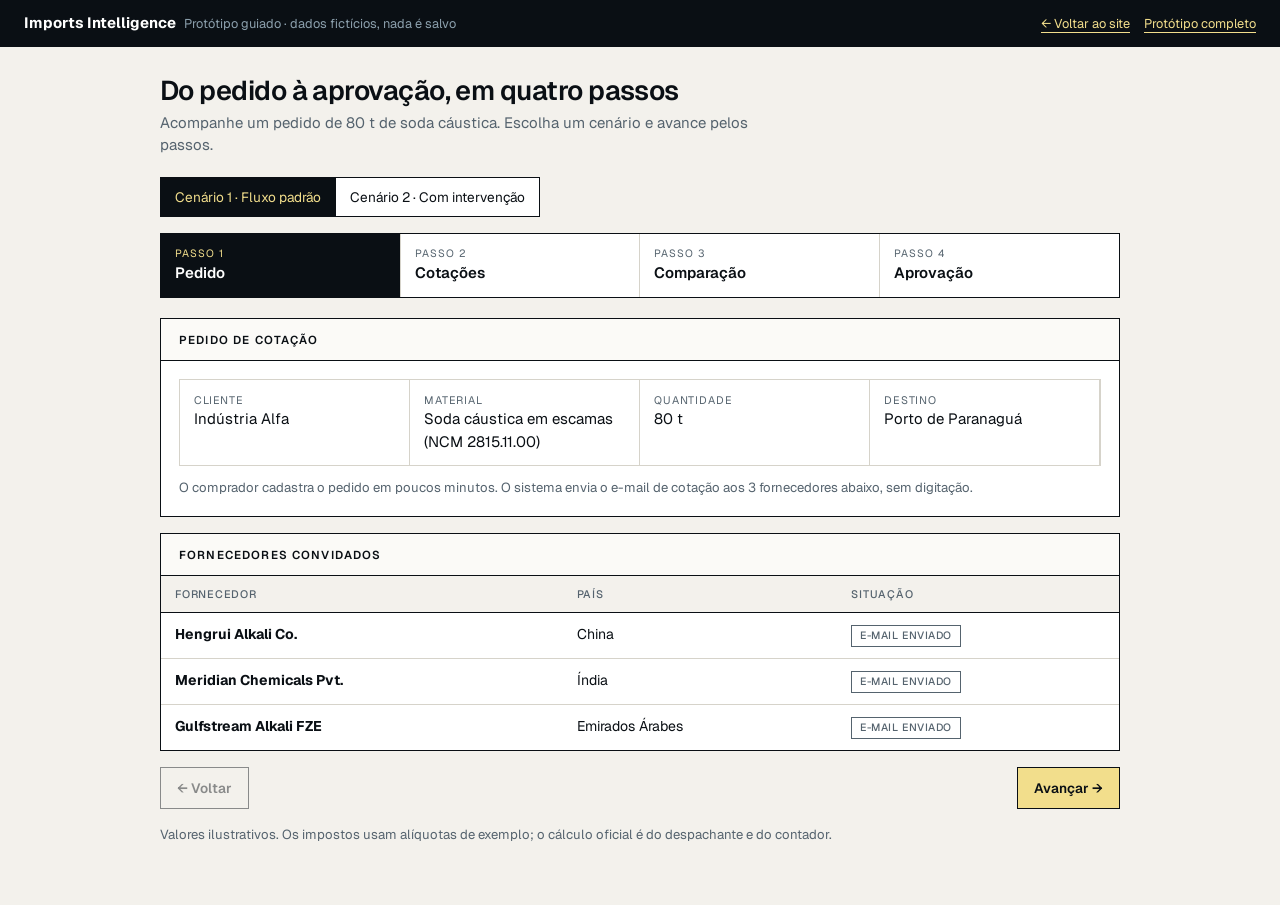
<file: prototipo-simples.html>
<!DOCTYPE html>
<html lang="pt-BR">
<head>
<meta charset="utf-8">
<meta name="viewport" content="width=device-width, initial-scale=1">
<title>Protótipo simples | Imports Intelligence</title>
<meta name="robots" content="noindex">
<link rel="icon" type="image/svg+xml" href="assets/imagens/favicon.svg">
<link rel="preconnect" href="https://fonts.googleapis.com">
<link rel="preconnect" href="https://fonts.gstatic.com" crossorigin>
<link href="https://fonts.googleapis.com/css2?family=Geist:wght@400;500;600&display=swap" rel="stylesheet">
<style>
:root{--ink:#0A0F14;--bone:#F3F1EC;--white:#FBFAF7;--line:#D6D3CA;--mut:#55636E;--dmut:#8CA0AD;--acc:#F2DE8C;--bad:#B4481F}
*{box-sizing:border-box;margin:0;border-radius:0}
body{font-family:"Geist","Helvetica Neue",Arial,sans-serif;background:var(--bone);color:var(--ink);font-size:15px;line-height:1.5;-webkit-font-smoothing:antialiased}
a{color:inherit}
:focus-visible{outline:2px solid var(--ink);outline-offset:2px}
.bar{background:var(--ink);color:#fff;padding:12px 24px;display:flex;justify-content:space-between;gap:12px;flex-wrap:wrap;align-items:center}
.bar span{font-size:.8rem;color:var(--dmut);margin-left:8px}
.bar a{font-size:.8rem;color:var(--acc);text-decoration:none;border-bottom:1px solid var(--acc);margin-left:14px}
.wrap{max-width:1000px;margin:0 auto;padding:28px 20px 60px}
h1{font-size:1.7rem;font-weight:600;letter-spacing:-.02em;line-height:1.15}
.lead{color:var(--mut);margin:6px 0 20px;max-width:62ch}
.sc{display:flex;margin-bottom:16px;flex-wrap:wrap}
.sc button{font:inherit;font-size:.85rem;padding:9px 14px;border:1px solid var(--ink);background:#fff;margin-right:-1px;cursor:pointer;color:var(--ink)}
.sc button[aria-pressed=true]{background:var(--ink);color:var(--acc)}
.steps{list-style:none;padding:0;display:grid;grid-template-columns:repeat(4,1fr);border:1px solid var(--ink);background:#fff;margin-bottom:20px}
.steps button{font:inherit;text-align:left;width:100%;border:0;border-right:1px solid var(--line);background:#fff;padding:12px 14px;cursor:pointer;color:var(--ink)}
.steps li:last-child button{border-right:0}
.steps small{display:block;font-size:.66rem;letter-spacing:.1em;color:var(--mut)}
.steps b{font-weight:600}
.steps .dn{background:var(--bone)}
.steps .cur{background:var(--ink);color:#fff}
.steps .cur small{color:var(--acc)}
.pn{background:#fff;border:1px solid var(--ink);margin-bottom:16px}
.pn>h2{font-size:.72rem;letter-spacing:.1em;text-transform:uppercase;font-weight:600;padding:12px 18px;border-bottom:1px solid var(--ink);background:var(--white)}
.bd{padding:18px}
.kv{display:grid;grid-template-columns:repeat(auto-fit,minmax(170px,1fr));border:1px solid var(--line)}
.kv div{padding:12px 14px;border-right:1px solid var(--line)}
.kv small{display:block;font-size:.68rem;letter-spacing:.08em;text-transform:uppercase;color:var(--mut)}
.hint{font-size:.82rem;color:var(--mut);margin-top:12px}
.pad{padding:0 18px 16px}
.tw{overflow-x:auto}
.t{width:100%;border-collapse:collapse;font-size:.88rem}
.t th{text-align:left;font-size:.68rem;letter-spacing:.07em;text-transform:uppercase;color:var(--mut);font-weight:500;padding:10px 14px;border-bottom:1px solid var(--ink);background:var(--bone);white-space:nowrap}
.t td{padding:11px 14px;border-bottom:1px solid var(--line);vertical-align:top}
.t tr:last-child td{border-bottom:0}
.t .r{text-align:right;font-variant-numeric:tabular-nums}
.t tr.win td{background:#FBF4D2}
.t tr.win td:first-child{box-shadow:inset 4px 0 0 var(--ink)}
.sub{display:block;font-size:.76rem;color:var(--mut);margin-top:2px}
.bad{color:var(--bad)}
.ch{display:inline-block;font-size:.66rem;letter-spacing:.05em;text-transform:uppercase;padding:2px 8px;border:1px solid currentColor;font-weight:600;white-space:nowrap}
.ch.ok{background:var(--ink);border-color:var(--ink);color:var(--acc)}
.ch.warn{background:var(--acc);border-color:var(--acc);color:var(--ink)}
.ch.wait{color:var(--mut);font-weight:500}
.cb{display:flex;height:10px;background:var(--line);min-width:110px;margin-top:6px}
.cb i{display:block;height:100%}
.leg{display:flex;gap:16px;flex-wrap:wrap;font-size:.74rem;color:var(--mut);padding:10px 18px;border-top:1px solid var(--line);background:var(--white)}
.leg i{display:inline-block;width:10px;height:10px;margin-right:6px}
.verdict,.okb{background:var(--acc);border:1px solid var(--ink);padding:16px 18px;margin-bottom:16px}
.verdict span{display:block;font-size:.84rem;margin-top:6px}
.opt{display:flex;gap:12px;align-items:flex-start;padding:12px 18px;border-bottom:1px solid var(--line);cursor:pointer}
.opt.sel{background:#FBF4D2}
input[type=radio],input[type=checkbox]{width:18px;height:18px;accent-color:var(--ink);margin-top:2px;flex:none}
.ck{display:flex;gap:10px;margin-bottom:10px;font-size:.88rem}
.fld{display:grid;gap:4px;margin:12px 0}
.fld label{font-size:.7rem;letter-spacing:.07em;text-transform:uppercase;color:var(--mut)}
.fld textarea{font:inherit;padding:9px 11px;border:1px solid var(--line);width:100%}
.nav{display:flex;justify-content:space-between;gap:10px;margin:16px 0}
.btn{font:inherit;font-weight:600;font-size:.85rem;padding:10px 16px;border:1px solid var(--ink);background:transparent;color:var(--ink);cursor:pointer}
.btn:hover{background:var(--ink);color:#fff}
.btn.main{background:var(--acc)}
.btn.main:hover{background:var(--ink);color:var(--acc)}
.btn[disabled]{opacity:.45;cursor:not-allowed;background:transparent;color:var(--ink)}
@media(max-width:620px){.steps{grid-template-columns:1fr 1fr}.steps li:nth-child(2) button{border-right:0}h1{font-size:1.4rem}}
</style>
</head>
<body>
<header class="bar">
  <div><b>Imports Intelligence</b><span>Protótipo guiado · dados fictícios, nada é salvo</span></div>
  <nav><a href="index.html">← Voltar ao site</a><a href="prototipo.html">Protótipo completo</a></nav>
</header>
<main class="wrap">
  <h1>Do pedido à aprovação, em quatro passos</h1>
  <p class="lead">Acompanhe um pedido de 80 t de soda cáustica. Escolha um cenário e avance pelos passos.</p>
  <div class="sc" role="group" aria-label="Cenário">
    <button type="button" data-sc="1" aria-pressed="true">Cenário 1 · Fluxo padrão</button>
    <button type="button" data-sc="2" aria-pressed="false">Cenário 2 · Com intervenção</button>
  </div>
  <ol class="steps" id="steps"></ol>
  <div id="app"></div>
  <div class="nav" id="nav"></div>
  <p class="hint">Valores ilustrativos. Os impostos usam alíquotas de exemplo; o cálculo oficial é do despachante e do contador.</p>
</main>
<script>
const FX=5.4,LANE={CN:58,IN:72,AE:66,US:60},BRL=new Intl.NumberFormat('pt-BR',{style:'currency',currency:'BRL',maximumFractionDigits:0});
const S={
 hen:{n:'Hengrui Alkali Co.',pais:'China',o:'CN',p:462,inc:'FOB',lt:38,q:80,fmt:'PDF',hist:86,esg:1},
 mer:{n:'Meridian Chemicals Pvt.',pais:'Índia',o:'IN',p:489,inc:'CFR',lt:42,q:80,fmt:'Planilha Excel',hist:79,esg:0},
 gul:{n:'Gulfstream Alkali FZE',pais:'Emirados Árabes',o:'AE',p:478,inc:'FOB',lt:30,q:80,fmt:'Texto do e-mail',hist:72,esg:0},
 lon:{n:'Lone Star Chemicals Inc.',pais:'Estados Unidos',o:'US',p:505,inc:'FOB',lt:34,q:60,fmt:'PDF',hist:68,esg:0},
 nor:{n:'Nordwerk Chemie GmbH',pais:'Alemanha',nr:1}};
const SC={
 1:{ids:['hen','mer','gul'],exc:{}},
 2:{ids:['hen','mer','gul','lon','nor'],exc:{hen:['Incoterm ausente no PDF: assumido FOB, a confirmar'],lon:['Entrega parcial: 60 de 80 t','Validade da proposta não informada']}}};
const STEPS=['Pedido','Cotações','Comparação','Aprovação'];
let sc=1,step=0,pick=null,conf=new Set(),just='',done=false;
const $=id=>document.getElementById(id),exc=id=>SC[sc].exc[id]||[];
const esc=s=>s.replace(/[&<>"]/g,c=>({'&':'&amp;','<':'&lt;','>':'&gt;','"':'&quot;'}[c]));

function calc(s){
 const b=s.p*s.q,fr=LANE[s.o]*s.q,sg=b*.0025;
 const cif=s.inc==='FOB'?b+fr+sg:s.inc==='CFR'?b+sg:b,fi=s.inc==='FOB'?fr+sg:s.inc==='CFR'?sg:0;
 const va=cif*FX,ii=va*.04,ipi=(va+ii)*.05,pc=va*.1175,af=fr*FX*.25,dp=95*s.q;
 const tot=(va+ii+ipi+pc+af+dp)/.82;
 return{tot,base:b*FX,fi:fi*FX,rest:tot-b*FX-fi*FX,pt:tot/s.q};
}
function rank(){
 const L=SC[sc].ids.filter(i=>!S[i].nr).map(i=>({id:i,s:S[i],c:calc(S[i])}));
 const mc=Math.min(...L.map(x=>x.c.pt)),ml=Math.min(...L.map(x=>x.s.lt));
 L.forEach(x=>x.n=Math.round(40*mc/x.c.pt+20*ml/x.s.lt+.2*x.s.hist+(x.s.esg?20:0)));
 return L.sort((a,b)=>b.n-a.n);
}

const P0=()=>{const ids=SC[sc].ids;return `<section class="pn"><h2>Pedido de cotação</h2><div class="bd"><div class="kv"><div><small>Cliente</small>Indústria Alfa</div><div><small>Material</small>Soda cáustica em escamas (NCM 2815.11.00)</div><div><small>Quantidade</small>80 t</div><div><small>Destino</small>Porto de Paranaguá</div></div><p class="hint">O comprador cadastra o pedido em poucos minutos. O sistema envia o e-mail de cotação aos ${ids.length} fornecedores abaixo, sem digitação.</p></div></section><section class="pn"><h2>Fornecedores convidados</h2><div class="tw"><table class="t"><thead><tr><th>Fornecedor</th><th>País</th><th>Situação</th></tr></thead><tbody>${ids.map(i=>`<tr><td><b>${S[i].n}</b></td><td>${S[i].pais}</td><td><span class="ch wait">E-mail enviado</span></td></tr>`).join('')}</tbody></table></div></section>`};

const P1=()=>`<section class="pn"><h2>Cotações recebidas e padronizadas</h2><div class="tw"><table class="t"><thead><tr><th>Fornecedor</th><th>Chegou como</th><th class="r">Preço (US$/t)</th><th>Incoterm</th><th class="r">Prazo</th><th>Situação</th></tr></thead><tbody>${SC[sc].ids.map(i=>{const s=S[i],e=exc(i);return s.nr?`<tr><td><b>${s.n}</b></td><td colspan="4">Sem resposta</td><td><span class="ch wait">Cobrança enviada</span><small class="sub">Lembrete automático após 12 h</small></td></tr>`:`<tr><td><b>${s.n}</b></td><td>${s.fmt}</td><td class="r">${s.p}</td><td>${s.inc}</td><td class="r">${s.lt} d</td><td>${e.length?`<span class="ch warn">Revisar</span>${e.map(x=>`<small class="sub bad">${x}</small>`).join('')}`:'<span class="ch ok">Lida</span>'}</td></tr>`}).join('')}</tbody></table></div><p class="hint pad">Cada fornecedor responde de um jeito. O sistema lê PDF, planilha e texto, coloca tudo no mesmo formato e marca o que está incompleto.</p></section>`;

const P2=()=>{const L=rank(),pm=L.reduce((a,b)=>b.s.p<a.s.p?b:a),cm=L.reduce((a,b)=>b.c.pt<a.c.pt?b:a),top=L[0];
return `<section class="pn"><h2>Comparação pelo custo total</h2><div class="tw"><table class="t"><thead><tr><th>Fornecedor</th><th class="r">Custo total</th><th class="r">Por tonelada</th><th class="r">Prazo</th><th>Composição</th><th class="r">Nota</th></tr></thead><tbody>${L.map((x,k)=>`<tr${k?'':' class="win"'}><td><b>${x.s.n}</b>${k?'':'<small class="sub">Sugerido pela nota</small>'}</td><td class="r">${BRL.format(x.c.tot)}</td><td class="r">${BRL.format(x.c.pt)}</td><td class="r">${x.s.lt} d</td><td><div class="cb"><i style="width:${x.c.base/x.c.tot*100}%;background:#5E7A8C"></i><i style="width:${x.c.fi/x.c.tot*100}%;background:#9FB3C0"></i><i style="width:${x.c.rest/x.c.tot*100}%;background:var(--acc)"></i></div></td><td class="r"><b>${x.n}</b></td></tr>`).join('')}</tbody></table></div><div class="leg"><span><i style="background:#5E7A8C"></i>Produto</span><span><i style="background:#9FB3C0"></i>Frete e seguro</span><span><i style="background:var(--acc)"></i>Impostos e despesas</span></div></section><div class="verdict"><b>Menor preço de tabela:</b> ${pm.s.n}. <b>Menor custo total:</b> ${cm.s.n}. <b>Sugerido pela nota:</b> ${top.s.n}.<span>A nota (0 a 100) pesa custo total 40%, prazo 20%, histórico 20% e selo ESG 20%. É uma sugestão: quem decide é a pessoa.</span></div>`};

const P3=()=>{const L=rank(),top=L[0];if(pick===null)pick=top.id;
const sel=L.find(x=>x.id===pick),e=exc(pick),dif=pick!==top.id;
if(done)return `<div class="okb"><b>Compra aprovada.</b> ${sel.s.n} · ${BRL.format(sel.c.tot)} (${BRL.format(sel.c.pt)} por tonelada).<small class="sub">Registro de auditoria: decisão aprovada pelo comprador${dif?'; fornecedor diferente do sugerido. Justificativa: “'+esc(just)+'”':'; fornecedor sugerido pelo sistema'}${e.length?'; '+e.length+' exceção(ões) confirmada(s)':''}.</small></div>`;
return `<section class="pn"><h2>Revisão humana</h2><div>${L.map(x=>`<label class="opt${x.id===pick?' sel':''}"><input type="radio" name="f" value="${x.id}"${x.id===pick?' checked':''}><span><b>${x.s.n}</b> · ${BRL.format(x.c.tot)} · nota ${x.n}${x.id===top.id?' <span class="ch ok">Sugerido</span>':''}${exc(x.id).map(t=>`<small class="sub bad">${t}</small>`).join('')}</span></label>`).join('')}</div><div class="bd">${e.map((t,i)=>`<label class="ck"><input type="checkbox" data-ck="${i}"${conf.has(i)?' checked':''}>Confirmo a exceção: ${t}</label>`).join('')}${dif?`<div class="fld"><label for="j">Justificativa (obrigatória para escolher outro fornecedor)</label><textarea id="j" rows="3">${esc(just)}</textarea></div>`:''}<button class="btn main" id="ap" type="button">Aprovar compra</button></div></section>`};

function upd(){const b=$('ap');if(!b)return;const top=rank()[0].id,e=exc(pick);b.disabled=!(conf.size===e.length&&(pick===top||just.trim().length>=10))}
function draw(){
 step=Math.max(0,Math.min(3,step));
 $('steps').innerHTML=STEPS.map((t,i)=>`<li><button type="button" data-st="${i}" class="${i===step?'cur':i<step?'dn':''}"${i===step?' aria-current="step"':''}><small>PASSO ${i+1}</small><b>${t}</b></button></li>`).join('');
 $('app').innerHTML=[P0,P1,P2,P3][step]();
 $('nav').innerHTML=`<button class="btn" id="back" type="button"${step?'':' disabled'}>← Voltar</button>`+(step<3?`<button class="btn main" id="next" type="button">Avançar →</button>`:done?`<button class="btn" id="rs" type="button">Reiniciar cenário</button>`:'');
 upd();
}
function reset(){step=0;pick=null;conf=new Set();just='';done=false;draw()}

document.addEventListener('click',ev=>{
 const t=ev.target.closest('button');if(!t)return;
 if(t.dataset.sc){sc=+t.dataset.sc;document.querySelectorAll('.sc button').forEach(b=>b.setAttribute('aria-pressed',b===t));reset()}
 else if(t.dataset.st){step=+t.dataset.st;draw()}
 else if(t.id==='back'){step--;draw()}
 else if(t.id==='next'){step++;draw()}
 else if(t.id==='ap'){done=true;draw()}
 else if(t.id==='rs')reset();
});
document.addEventListener('change',ev=>{
 const t=ev.target;
 if(t.name==='f'){pick=t.value;conf=new Set();draw()}
 else if(t.dataset.ck!==undefined){t.checked?conf.add(+t.dataset.ck):conf.delete(+t.dataset.ck);upd()}
});
document.addEventListener('input',ev=>{if(ev.target.id==='j'){just=ev.target.value;upd()}});
draw();
</script>
</body>
</html>
</file>
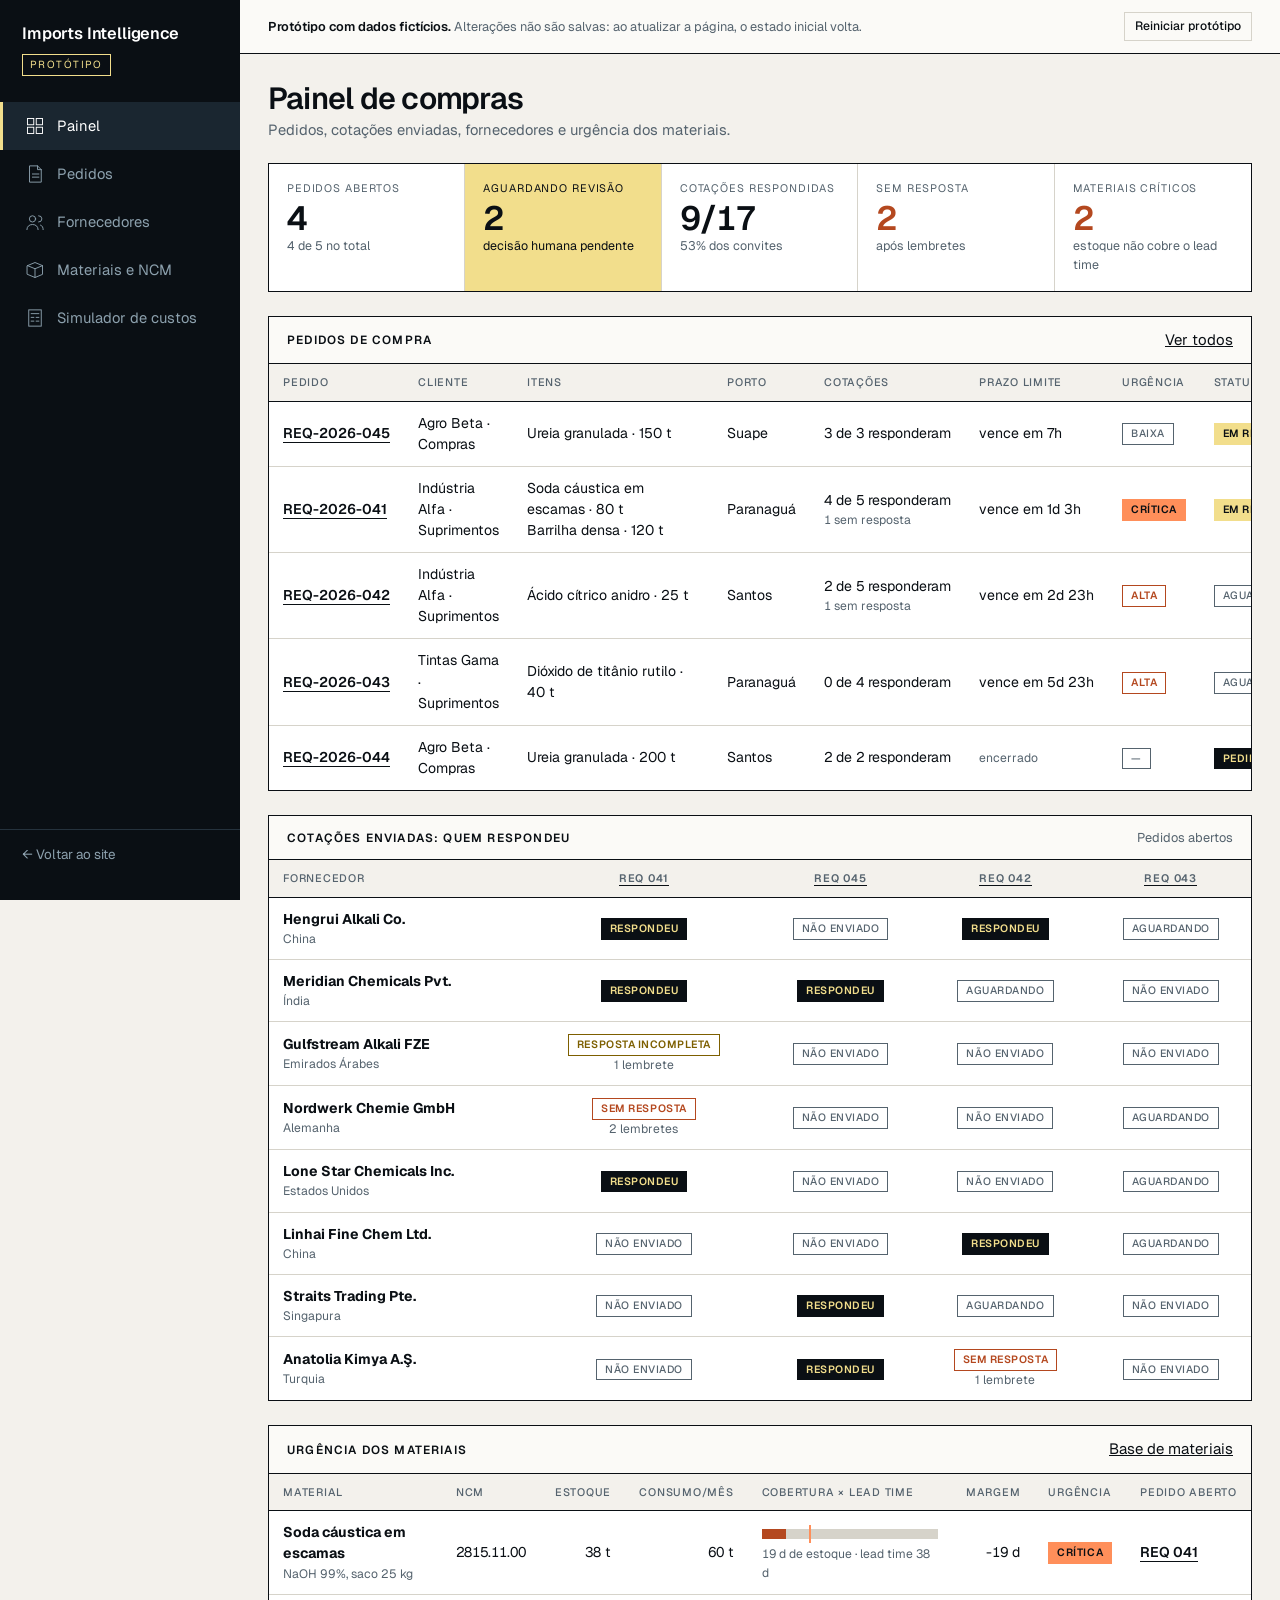
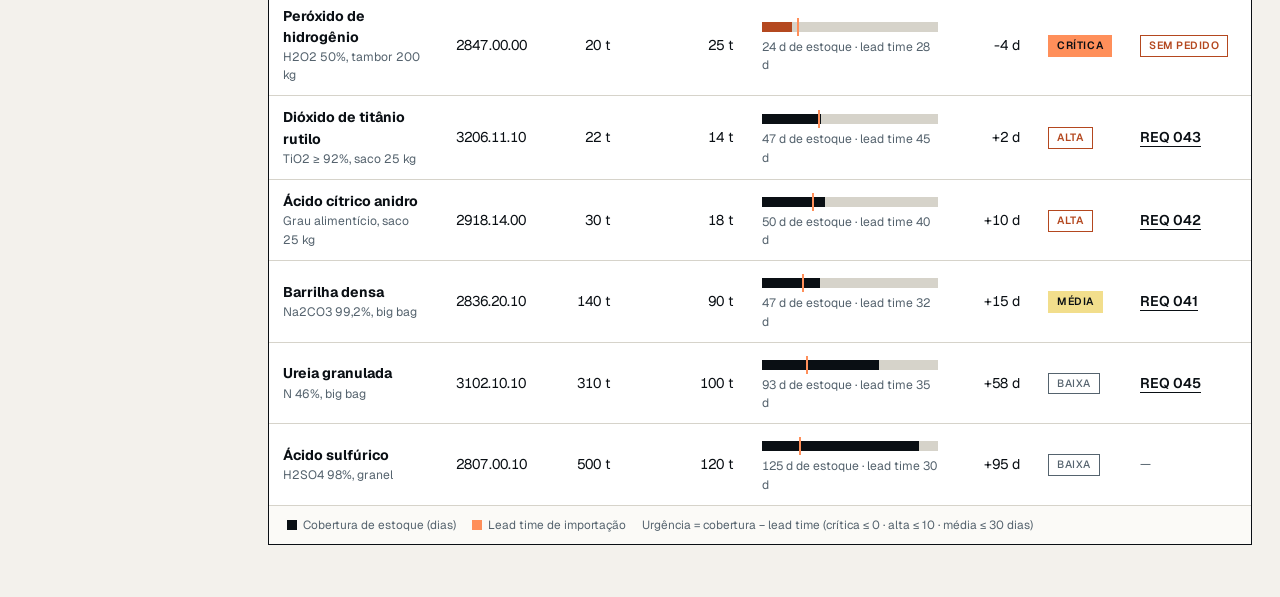
<file: prototipo.html>
<!DOCTYPE html>
<html lang="pt-BR">
<head>
<meta charset="utf-8">
<meta name="viewport" content="width=device-width, initial-scale=1">
<title>Protótipo | Imports Intelligence</title>
<meta name="robots" content="noindex">
<link rel="icon" type="image/svg+xml" href="assets/imagens/favicon.svg">
<link rel="preconnect" href="https://fonts.googleapis.com">
<link rel="preconnect" href="https://fonts.gstatic.com" crossorigin>
<link href="https://fonts.googleapis.com/css2?family=Geist:wght@300;400;500;600;700&display=swap" rel="stylesheet">
<link rel="stylesheet" href="assets/css/app.css">
</head>
<body>
<svg width="0" height="0" style="position:absolute" aria-hidden="true" focusable="false"><defs>
<symbol id="i-grid" viewBox="0 0 32 32"><rect x="4" y="4" width="10" height="10"/><rect x="18" y="4" width="10" height="10"/><rect x="4" y="18" width="10" height="10"/><rect x="18" y="18" width="10" height="10"/></symbol>
<symbol id="i-doc" viewBox="0 0 32 32"><path d="M8 3h12l6 6v20H8z"/><path d="M20 3v6h6M12 16h10M12 21h10"/></symbol>
<symbol id="i-users" viewBox="0 0 32 32"><circle cx="12" cy="11" r="5"/><path d="M3 28c0-5 4-8 9-8s9 3 9 8M22 6a5 5 0 0 1 0 10M25 21c3 1 4 4 4 7"/></symbol>
<symbol id="i-box" viewBox="0 0 32 32"><path d="M4 9l12-5 12 5v14l-12 5-12-5zM4 9l12 5 12-5M16 14v14"/></symbol>
<symbol id="i-calc" viewBox="0 0 32 32"><rect x="6" y="3" width="20" height="26"/><path d="M10 9h12M10 15h4M18 15h4M10 21h4M18 21h4"/></symbol>
</defs></svg>
<a class="skip" href="#view">Ir para o conteúdo</a>
<div class="shell">
  <aside class="side" id="side"></aside>
  <div class="main">
    <header class="appbar">
      <span class="note"><b>Protótipo com dados fictícios.</b> Alterações não são salvas: ao atualizar a página, o estado inicial volta.</span>
      <button class="btn sm ghost" type="button" id="reset">Reiniciar protótipo</button>
    </header>
    <main id="view" class="page" tabindex="-1"></main>
  </div>
</div>
<div class="toast" id="toast" role="status" aria-live="polite"></div>
<script src="assets/js/common.js"></script>
<script src="assets/js/app.js"></script>
</body>
</html>
</file>
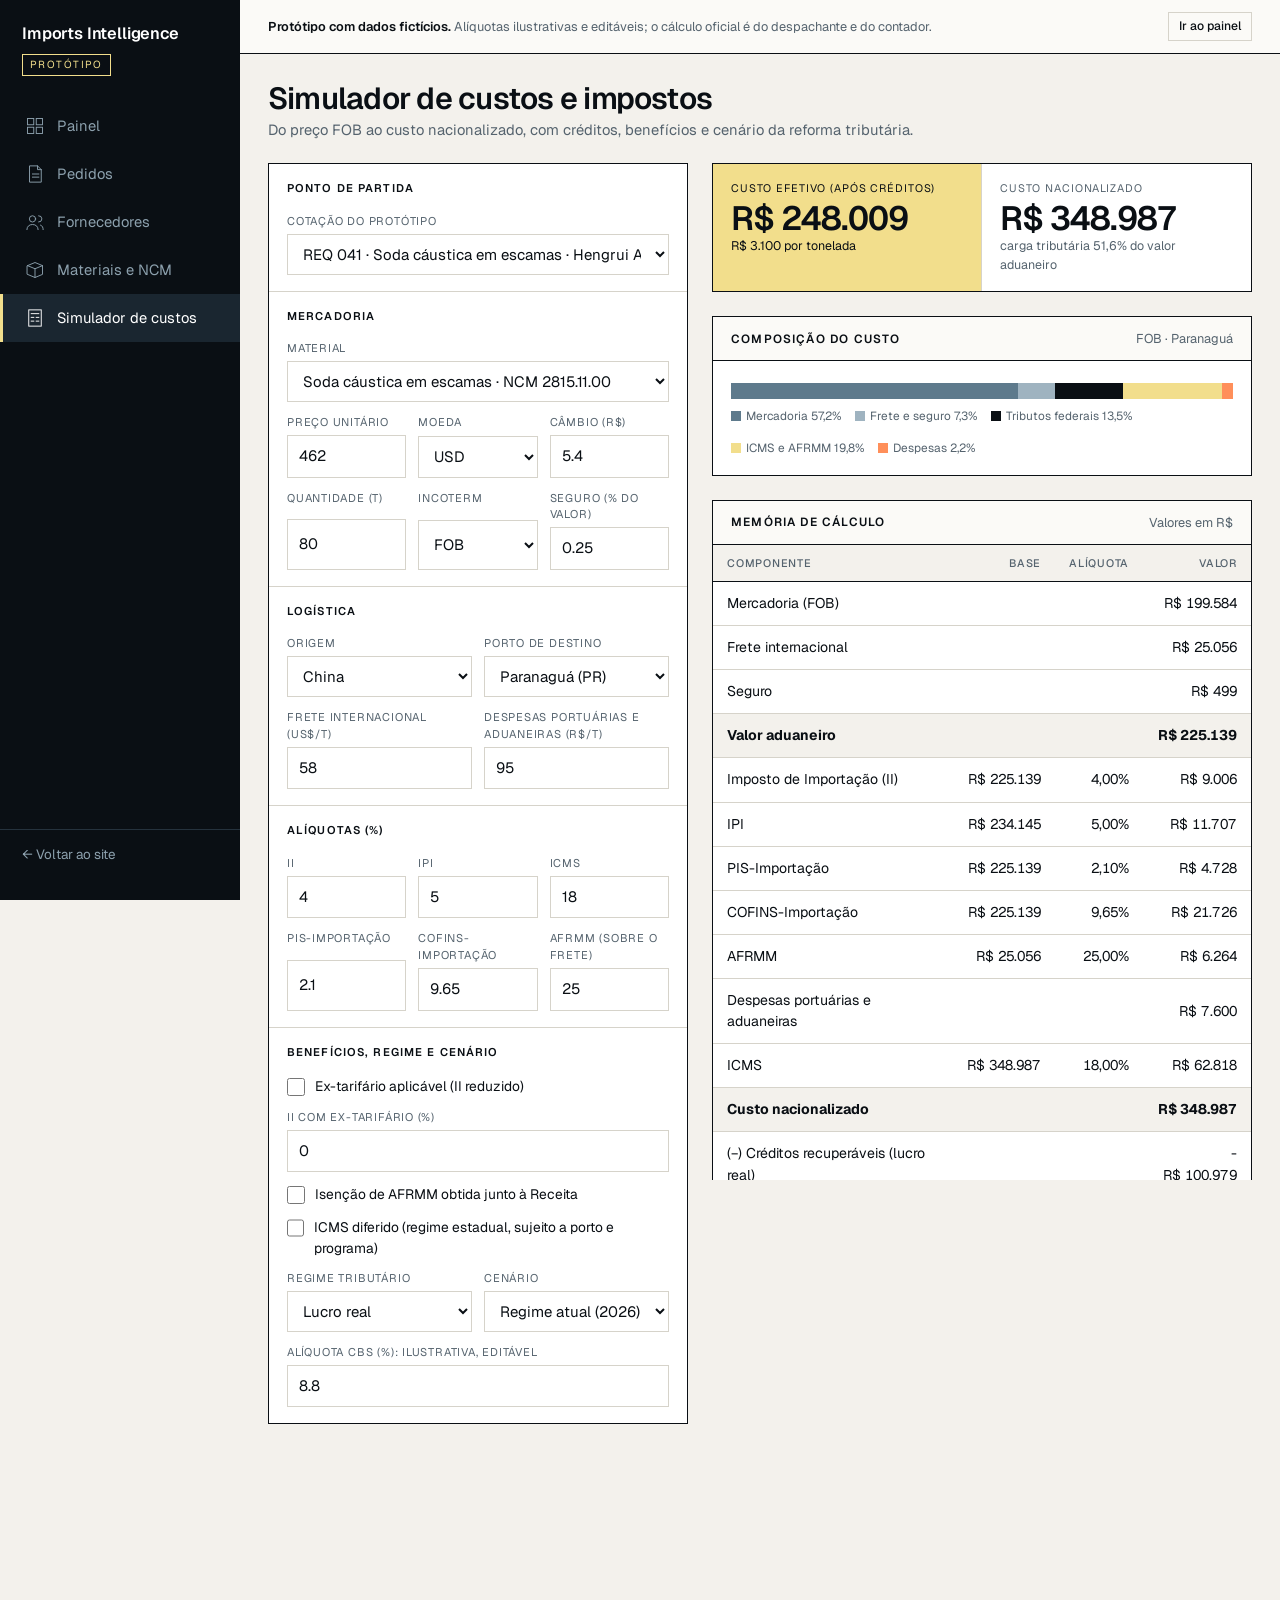
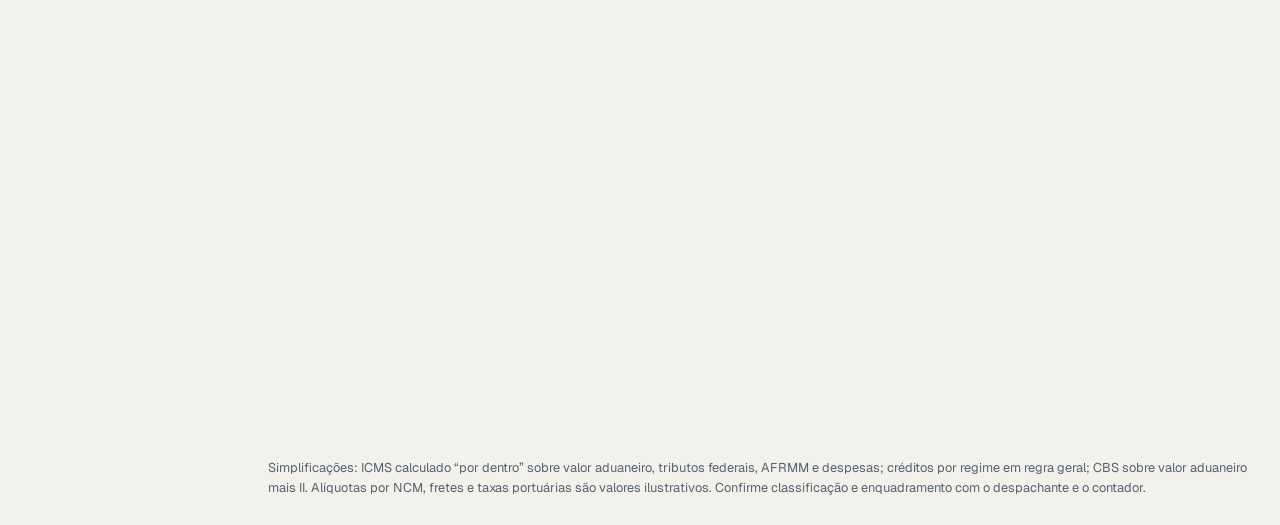
<file: simulador.html>
<!DOCTYPE html>
<html lang="pt-BR">
<head>
<meta charset="utf-8">
<meta name="viewport" content="width=device-width, initial-scale=1">
<title>Simulador de custos e impostos | Imports Intelligence</title>
<meta name="robots" content="noindex">
<link rel="icon" type="image/svg+xml" href="assets/imagens/favicon.svg">
<link rel="preconnect" href="https://fonts.googleapis.com">
<link rel="preconnect" href="https://fonts.gstatic.com" crossorigin>
<link href="https://fonts.googleapis.com/css2?family=Geist:wght@300;400;500;600;700&display=swap" rel="stylesheet">
<link rel="stylesheet" href="assets/css/app.css">
</head>
<body>
<svg width="0" height="0" style="position:absolute" aria-hidden="true" focusable="false"><defs>
<symbol id="i-grid" viewBox="0 0 32 32"><rect x="4" y="4" width="10" height="10"/><rect x="18" y="4" width="10" height="10"/><rect x="4" y="18" width="10" height="10"/><rect x="18" y="18" width="10" height="10"/></symbol>
<symbol id="i-doc" viewBox="0 0 32 32"><path d="M8 3h12l6 6v20H8z"/><path d="M20 3v6h6M12 16h10M12 21h10"/></symbol>
<symbol id="i-users" viewBox="0 0 32 32"><circle cx="12" cy="11" r="5"/><path d="M3 28c0-5 4-8 9-8s9 3 9 8M22 6a5 5 0 0 1 0 10M25 21c3 1 4 4 4 7"/></symbol>
<symbol id="i-box" viewBox="0 0 32 32"><path d="M4 9l12-5 12 5v14l-12 5-12-5zM4 9l12 5 12-5M16 14v14"/></symbol>
<symbol id="i-calc" viewBox="0 0 32 32"><rect x="6" y="3" width="20" height="26"/><path d="M10 9h12M10 15h4M18 15h4M10 21h4M18 21h4"/></symbol>
</defs></svg>
<a class="skip" href="#view">Ir para o conteúdo</a>
<div class="shell">
  <aside class="side" id="side"></aside>
  <div class="main">
    <header class="appbar">
      <span class="note"><b>Protótipo com dados fictícios.</b> Alíquotas ilustrativas e editáveis; o cálculo oficial é do despachante e do contador.</span>
      <a class="btn sm ghost" href="prototipo.html#/painel">Ir ao painel</a>
    </header>
    <main id="view" class="page" tabindex="-1"></main>
  </div>
</div>
<div class="toast" id="toast" role="status" aria-live="polite"></div>
<script src="assets/js/common.js"></script>
<script src="assets/js/simulador.js"></script>
</body>
</html>
</file>
<file: assets/css/style.css>
:root{
  --ink:#0A0F14; --ink2:#111A22; --ink3:#1A2630; --bone:#F3F1EC; --white:#FBFAF7;
  --line:#D6D3CA; --dline:#25323D; --mut:#55636E; --dmut:#8CA0AD; --acc:#F2DE8C; --acc-d:#7D5F00; --warn:#FF8F5A;
  --serif:"Instrument Serif","Iowan Old Style",Georgia,serif;
  --sans:"Geist","Helvetica Neue",Arial,sans-serif;
  --mono:"Geist Mono",ui-monospace,Menlo,Consolas,monospace;
}
*{box-sizing:border-box;margin:0;border-radius:0}
html{scroll-behavior:smooth;scroll-padding-top:76px}
body{font-family:var(--sans);color:var(--ink);background:var(--white);line-height:1.55;font-size:16.5px;-webkit-font-smoothing:antialiased}
a{color:inherit}
a:focus-visible,button:focus-visible,summary:focus-visible,input:focus-visible,select:focus-visible,textarea:focus-visible{outline:2px solid var(--acc);outline-offset:2px}
svg{display:block;max-width:100%}
.wrap{max-width:1200px;margin:0 auto;padding:0 28px}
h1,h2,h3{font-family:var(--serif);font-weight:400;line-height:1;letter-spacing:-.01em}
h2{font-size:clamp(2.2rem,4.6vw,3.7rem);margin-bottom:16px}
h2 em,h1 em{font-style:italic;color:var(--acc-d)}
.dark h2 em,.hero h1 em{color:var(--acc)}
h3{font-family:var(--sans);font-weight:600;font-size:1rem;letter-spacing:0;line-height:1.3}
.mono{font-family:var(--mono)}
.tag{font-family:var(--mono);font-size:.72rem;letter-spacing:.12em;text-transform:uppercase;font-weight:500}
section{padding:96px 0;position:relative}
.sr{position:absolute;left:-9999px}
.skip{position:absolute;left:12px;top:-60px;background:var(--acc);color:var(--ink);padding:10px 16px;z-index:50;font-weight:600}
.skip:focus{top:12px}
sup.ref{font-family:var(--mono);font-size:.62em;margin-left:2px}
sup.ref a{text-decoration:none;color:inherit;opacity:.8}
.sec-head{display:grid;grid-template-columns:auto 1fr;gap:22px;align-items:baseline;border-top:1px solid var(--ink);padding-top:14px;margin-bottom:48px}
.dark .sec-head{border-color:var(--dmut)}
.sec-head .tag{color:var(--mut)}
.dark .sec-head .tag{color:var(--dmut)}
.sec-head h2{margin:0;grid-column:1/-1}
.ic{width:28px;height:28px;stroke:currentColor;fill:none;stroke-width:1.5;stroke-linecap:square;stroke-linejoin:miter;flex:none}

/* botões */
.btn{display:inline-flex;align-items:center;gap:12px;padding:14px 22px;font-family:var(--mono);font-size:.8rem;letter-spacing:.08em;text-transform:uppercase;font-weight:500;text-decoration:none;border:1px solid var(--ink);color:var(--ink);background:transparent;cursor:pointer;line-height:1.2}
.btn:hover{background:var(--ink);color:var(--white)}
.btn.main{background:var(--acc);border-color:var(--acc);color:var(--ink);font-weight:600}
.btn.main:hover{background:var(--white);border-color:var(--white)}
.btn.on-dark{border-color:var(--dmut);color:#fff}
.btn.on-dark:hover{background:#fff;color:var(--ink)}
.btn.sm{padding:10px 16px;font-size:.74rem}
.btn.solid{background:var(--ink);color:#fff}
.btn.solid:hover{background:var(--acc-d);border-color:var(--acc-d)}

/* beta bar + topo */
.betabar{background:var(--acc);color:var(--ink);font-family:var(--mono);font-size:.72rem;letter-spacing:.08em;text-transform:uppercase;text-align:center;padding:7px 12px}
.top{position:sticky;top:0;z-index:30;background:rgba(10,15,20,.94);backdrop-filter:blur(8px);border-bottom:1px solid var(--dline);color:#fff}
.nav{display:flex;align-items:center;justify-content:space-between;height:64px;gap:24px}
.brand{display:flex;align-items:center;gap:12px;text-decoration:none;font-family:var(--sans);font-weight:600;letter-spacing:-.01em}
.logo{width:26px;height:26px;background:var(--ink3);border:1px solid var(--acc);position:relative;flex:none}
.logo::before,.logo::after{content:"";position:absolute;left:5px;right:5px;height:3px;background:var(--acc)}
.logo::before{top:6px}.logo::after{bottom:6px;right:11px}
.beta{font-family:var(--mono);font-size:.62rem;letter-spacing:.14em;border:1px solid var(--acc);color:var(--acc);padding:2px 6px}
.menu{display:flex;gap:28px;list-style:none;padding:0;margin:0 0 0 auto}
.menu a{color:var(--dmut);text-decoration:none;font-family:var(--mono);font-size:.74rem;letter-spacing:.1em;text-transform:uppercase}
.menu a:hover{color:#fff}
.burger{display:none;background:none;border:1px solid var(--dline);padding:8px 10px;cursor:pointer;color:#fff}
.burger svg{width:20px;height:20px}

/* hero */
.hero{background:var(--ink);color:#fff;padding:96px 0 0;overflow:hidden}
.hero::before{content:"";position:absolute;inset:0;background-image:linear-gradient(var(--dline) 1px,transparent 1px),linear-gradient(90deg,var(--dline) 1px,transparent 1px);background-size:64px 64px;opacity:.35;mask-image:linear-gradient(180deg,#000 0%,transparent 85%);-webkit-mask-image:linear-gradient(180deg,#000 0%,transparent 85%)}
.hero .wrap{position:relative}
.chips{display:flex;gap:0;margin-bottom:34px;flex-wrap:wrap}
.chips span{font-family:var(--mono);font-size:.72rem;letter-spacing:.12em;text-transform:uppercase;padding:7px 12px;border:1px solid var(--dline);margin-right:-1px}
.chips .on{background:var(--acc);color:var(--ink);border-color:var(--acc);font-weight:600}
.chips .mid{color:var(--acc);border-color:var(--acc)}
h1{font-size:clamp(3rem,8.4vw,7.4rem);line-height:.94;letter-spacing:-.025em;max-width:13ch;margin-bottom:10px}
h1 .l2{display:block;color:var(--dmut)}
.hero-sub{display:grid;grid-template-columns:1fr auto;gap:40px;align-items:end;margin-top:34px;border-top:1px solid var(--dline);padding-top:24px}
.hero-sub p{font-size:1.2rem;color:#C9D5DD;max-width:46ch;font-weight:300}
.cta{display:flex;gap:12px;flex-wrap:wrap}

/* console */
.console{margin-top:64px;border:1px solid var(--dline);border-bottom:0;background:var(--ink2);position:relative}
.cbar{display:flex;justify-content:space-between;align-items:center;padding:10px 16px;border-bottom:1px solid var(--dline);font-family:var(--mono);font-size:.72rem;color:var(--dmut);letter-spacing:.06em;text-transform:uppercase;gap:12px;flex-wrap:wrap}
.cbar b{color:var(--acc);font-weight:500}
.cgrid{display:grid;grid-template-columns:1.5fr 1fr}
.cleft{padding:22px 20px;border-right:1px solid var(--dline)}
.cright{padding:22px 20px;font-family:var(--mono);font-size:.78rem;color:var(--dmut);display:grid;gap:12px;align-content:start}
.cright .ok{color:var(--acc)}.cright .wn{color:var(--warn)}
.cright div{display:flex;gap:10px}
.crow{display:grid;grid-template-columns:170px 1fr 100px;gap:16px;align-items:center;padding:12px 0;border-bottom:1px solid var(--dline);font-family:var(--mono);font-size:.82rem}
.crow:last-child{border-bottom:0}
.crow .n{color:#fff;white-space:nowrap}
.crow .v{text-align:right;color:#fff;font-variant-numeric:tabular-nums}
.crow.best .v{color:var(--acc)}
.crow.best .n::before{content:"▸ ";color:var(--acc)}
.cbar2{display:flex;height:10px;background:var(--ink3)}
.cbar2 b{display:block;height:100%}
.cp{background:#5E7A8C}.cf{background:#9FB3C0}.ct{background:var(--acc)}
.clegend{display:flex;gap:18px;font-family:var(--mono);font-size:.68rem;color:var(--dmut);margin-top:12px;letter-spacing:.06em;text-transform:uppercase;flex-wrap:wrap}
.clegend i{display:inline-block;width:8px;height:8px;margin-right:6px}

/* faixa números */
.strip{background:var(--bone);padding:0;border-bottom:1px solid var(--ink)}
.sg{display:grid;grid-template-columns:repeat(4,1fr)}
.stat{padding:34px 26px 30px 0;border-right:1px solid var(--line);padding-left:26px}
.stat:first-child{padding-left:0}
.stat:last-child{border-right:0}
.stat .n{font-family:var(--serif);font-size:3.4rem;line-height:1;letter-spacing:-.02em}
.stat p{font-size:.88rem;color:var(--mut);margin-top:10px;max-width:26ch}
.stat small{display:block;font-family:var(--mono);font-size:.68rem;color:var(--acc-d);margin-top:10px;letter-spacing:.06em}

/* fluxo */
.flow{display:grid;grid-template-columns:repeat(5,1fr);border:1px solid var(--ink);background:var(--white)}
.fn{padding:26px 22px 24px;border-right:1px solid var(--ink);position:relative;min-height:230px;display:flex;flex-direction:column}
.fn:last-child{border-right:0}
.fn .no{font-family:var(--mono);font-size:.72rem;color:var(--mut);letter-spacing:.1em}
.fn .ic{width:44px;height:44px;margin:26px 0 22px;color:var(--ink)}
.fn h3{font-size:1.15rem;margin-bottom:4px}
.fn p{font-size:.85rem;color:var(--mut);line-height:1.4}
.fn:not(:last-child)::after{content:"";position:absolute;right:-7px;top:50%;width:13px;height:13px;background:var(--acc);border:1px solid var(--ink);transform:translateY(-50%) rotate(45deg);z-index:2}
.fn.hi{background:var(--ink);color:#fff}
.fn.hi .ic{color:var(--acc)}.fn.hi p,.fn.hi .no{color:var(--dmut)}
.humans{margin-top:18px;display:flex;gap:14px;align-items:center;font-family:var(--mono);font-size:.74rem;letter-spacing:.08em;text-transform:uppercase;color:var(--mut)}
.humans i{flex:1;height:0;border-top:1px dashed var(--mut)}

/* demo */
.paper{background:var(--bone)}
.sim{border:1px solid var(--ink);background:var(--white)}
.sim-bar{display:flex;justify-content:space-between;gap:12px;flex-wrap:wrap;padding:12px 20px;border-bottom:1px solid var(--ink);background:var(--ink);color:#fff}
.sim-bar .tag{color:var(--acc)}
.sim-bar button{background:none;border:0;color:var(--dmut);font-family:var(--mono);font-size:.72rem;letter-spacing:.1em;text-transform:uppercase;cursor:pointer;text-decoration:underline}
.sim-bar button:hover{color:#fff}
.sim-in{display:grid;grid-template-columns:repeat(3,1fr)}
.sup{padding:20px;border-right:1px solid var(--line);border-bottom:1px solid var(--line)}
.sup:last-child{border-right:0}
.sup h3{font-family:var(--mono);font-size:.78rem;letter-spacing:.1em;text-transform:uppercase;color:var(--mut);margin-bottom:14px;font-weight:500}
.field{display:grid;gap:4px;margin-bottom:10px}
.field label{font-family:var(--mono);font-size:.68rem;letter-spacing:.08em;text-transform:uppercase;color:var(--mut)}
.field input,.field select,.field textarea{font:inherit;font-family:var(--mono);font-size:.92rem;padding:9px 11px;border:1px solid var(--line);background:#fff;color:var(--ink);width:100%}
.field input:hover,.field select:hover,.field textarea:hover{border-color:var(--ink)}
.glob{display:grid;grid-template-columns:1fr 1fr;border-bottom:1px solid var(--ink)}
.glob .field{margin:0;padding:16px 20px}
.glob .field:first-child{border-right:1px solid var(--line)}
.res{display:grid;grid-template-columns:repeat(3,1fr)}
.rc{padding:24px 20px;border-right:1px solid var(--line);position:relative}
.rc:last-child{border-right:0}
.rc.win{background:var(--ink);color:#fff}
.rc .tg{height:24px;margin-bottom:8px;display:flex;align-items:center}
.rc .lab{font-family:var(--mono);font-size:.72rem;letter-spacing:.1em;text-transform:uppercase;color:var(--mut)}
.rc.win .lab{color:var(--dmut)}
.rc .tot{font-family:var(--serif);font-size:3rem;line-height:1;letter-spacing:-.02em;font-variant-numeric:tabular-nums;margin:2px 0 6px}
.rc .dl{font-family:var(--mono);font-size:.76rem;color:var(--mut);min-height:1.4em}
.rc.win .dl{color:var(--acc)}
.rc .cbar2{margin-top:18px;background:var(--line)}
.rc.win .cbar2{background:var(--ink3)}
.chip{display:inline-block;font-family:var(--mono);font-size:.66rem;letter-spacing:.1em;text-transform:uppercase;padding:3px 8px;border:1px solid currentColor;font-weight:500}
.chip.g{color:var(--acc)}.chip.w{color:#B4481F}
.rc:not(.win) .chip.g{color:var(--acc-d)}
.verdict{display:flex;gap:14px;align-items:flex-start;padding:18px 20px;background:var(--acc);color:var(--ink);font-weight:500;border-top:1px solid var(--ink)}
.verdict .ic{width:22px;height:22px;margin-top:2px}
.note{font-family:var(--mono);font-size:.7rem;color:var(--mut);margin-top:14px;letter-spacing:.02em;max-width:90ch;line-height:1.6}


/* dashboard */
.app{border:1px solid var(--ink);background:var(--white)}
.kpis{display:grid;grid-template-columns:repeat(3,1fr);border-bottom:1px solid var(--ink)}
.kp1{padding:20px 22px;border-right:1px solid var(--line)}
.kp1:last-child{border-right:0}
.kp1 .lab{font-family:var(--mono);font-size:.68rem;letter-spacing:.1em;text-transform:uppercase;color:var(--mut)}
.kp1 .v{font-family:var(--serif);font-size:2.6rem;line-height:1.05;letter-spacing:-.02em;margin-top:4px;font-variant-numeric:tabular-nums}
.kp1 .s{font-family:var(--mono);font-size:.74rem;color:var(--acc-d);margin-top:2px}
.kp1.hl{background:var(--acc)}.kp1.hl .s,.kp1.hl .lab{color:var(--ink)}
.tw{overflow-x:auto}
.tbl{width:100%;border-collapse:collapse;min-width:960px;font-size:.9rem}
.tbl th{padding-left:8px!important;padding-right:8px!important;letter-spacing:.05em!important;font-family:var(--mono);font-weight:500;font-size:.66rem;letter-spacing:.1em;text-transform:uppercase;color:var(--mut);text-align:right;padding:12px 14px;border-bottom:1px solid var(--ink);background:var(--bone);white-space:nowrap}
.tbl th:first-child,.tbl td:first-child{text-align:left;padding-left:22px!important}
.tbl th.l,.tbl td.l{text-align:left}
.tbl td{white-space:nowrap;padding:12px 8px;border-bottom:1px solid var(--line);text-align:right;font-family:var(--mono);font-variant-numeric:tabular-nums;vertical-align:middle}
.tbl td:first-child{font-family:var(--sans);font-weight:600;white-space:nowrap}
.tbl td:last-child,.tbl th:last-child{padding-right:18px!important}
.tbl input{width:72px;text-align:right;font:inherit;font-family:var(--mono);font-size:.88rem;padding:7px 8px;border:1px solid var(--line);background:#fff;color:var(--ink)}
.tbl input:hover{border-color:var(--ink)}
.tbl tr.win td{background:#FBF4D2}
.tbl tr.win td:first-child{box-shadow:inset 4px 0 0 var(--ink)}
.tbl .tot{font-weight:600;font-size:1rem}
.tbl .cbar2{min-width:72px;width:72px;background:var(--ink)}
.tbl .chip{white-space:nowrap}
.tbl .dl{color:var(--mut)}
.tbl tr.win .dl{color:var(--acc-d);font-weight:600}
.tbl-foot{display:flex;justify-content:space-between;gap:12px;flex-wrap:wrap;padding:10px 22px;font-family:var(--mono);font-size:.68rem;color:var(--mut);letter-spacing:.06em;text-transform:uppercase;border-top:0;background:var(--bone)}
.tbl-foot .clegend{margin:0;color:var(--mut)}
.glob{border-top:0}
@media(max-width:820px){.kpis{grid-template-columns:1fr}.kp1{border-right:0;border-bottom:1px solid var(--line)}.kp1:last-child{border-bottom:0}}

/* integração */
.dark{background:var(--ink);color:#fff}
.int{display:grid;grid-template-columns:1fr 70px 1.1fr 70px 1fr;align-items:stretch}
.col{display:grid;gap:0;border:1px solid var(--dline)}
.node{display:flex;align-items:center;gap:16px;padding:20px 22px;border-bottom:1px solid var(--dline);font-size:.95rem}
.node:last-child{border-bottom:0}
.node .ic{color:var(--acc);width:26px;height:26px}
.link{position:relative;align-self:center;height:1px;background:var(--acc)}
.link::after{content:"";position:absolute;right:-1px;top:-5px;border-left:9px solid var(--acc);border-top:5.5px solid transparent;border-bottom:5.5px solid transparent}
.core{border:1px solid var(--acc);background:var(--ink2);padding:28px;display:flex;flex-direction:column;justify-content:center;gap:16px;position:relative}
.core::before,.core::after{content:"";position:absolute;width:10px;height:10px;border:1px solid var(--acc)}
.core::before{top:-1px;left:-1px;border-right:0;border-bottom:0;background:var(--ink)}
.core::after{bottom:-1px;right:-1px;border-left:0;border-top:0;background:var(--ink)}
.core h3{font-family:var(--serif);font-size:2rem;font-weight:400;display:flex;gap:12px;align-items:center}
.core .row{display:flex;gap:8px;flex-wrap:wrap}
.core .row span{font-family:var(--mono);font-size:.7rem;letter-spacing:.08em;text-transform:uppercase;border:1px solid var(--dline);padding:5px 9px;color:#C9D5DD}

/* reforma */
.tl{display:grid;grid-template-columns:repeat(5,1fr);border-top:1px solid var(--dmut);margin-bottom:56px}
.tn{padding:22px 18px 0 0;position:relative}
.tn::before{content:"";position:absolute;top:-6px;left:0;width:11px;height:11px;background:var(--acc)}
.tn .y{font-family:var(--serif);font-size:2.1rem;line-height:1}
.tn p{font-size:.84rem;color:var(--dmut);margin-top:8px;max-width:22ch;line-height:1.4}
.tiles{display:grid;grid-template-columns:repeat(3,1fr);border:1px solid var(--dline)}
.tile{padding:26px 24px 24px;border-right:1px solid var(--dline);border-bottom:1px solid var(--dline);display:flex;flex-direction:column;gap:12px}
.tile:nth-child(3n){border-right:0}
.tile:nth-last-child(-n+3){border-bottom:0}
.tile .ic{color:var(--acc)}
.tile h3{font-size:1.05rem;color:#fff}
.tile p{font-size:.88rem;color:var(--dmut);line-height:1.45}
.tile.al .ic{color:var(--warn)}
.note.dk{color:var(--dmut)}

/* evidências */
.ev{display:grid;grid-template-columns:repeat(3,1fr);border:1px solid var(--ink);background:var(--white)}
.evc{padding:34px 28px;border-right:1px solid var(--ink)}
.evc:last-child{border-right:0}
.evc .big{font-family:var(--serif);font-size:4.6rem;line-height:.95;letter-spacing:-.025em}
.evc h3{margin:14px 0 6px}
.evc p{font-size:.9rem;color:var(--mut)}
.evc .src{font-family:var(--mono);font-size:.7rem;color:var(--acc-d);margin-top:16px;letter-spacing:.04em}
.bars{margin-top:44px;border:1px solid var(--ink);background:var(--white);padding:26px 28px}
.bars h3{font-family:var(--mono);font-size:.74rem;letter-spacing:.1em;text-transform:uppercase;color:var(--mut);font-weight:500;margin-bottom:18px}
.br{display:grid;grid-template-columns:240px 1fr 64px;gap:16px;align-items:center;font-size:.86rem;padding:6px 0}
.br .t{height:10px;background:var(--bone)}
.br .t i{display:block;height:100%;background:var(--ink)}
.br.hl .t i{background:var(--acc-d)}
.br span:last-child{font-family:var(--mono);text-align:right}
.kp{display:grid;grid-template-columns:repeat(4,1fr);margin-top:44px;border:1px dashed var(--mut)}
.kpi{padding:22px;border-right:1px dashed var(--mut)}
.kpi:last-child{border-right:0}
.kpi .v{font-family:var(--serif);font-size:2.2rem;color:var(--mut);line-height:1}
.kpi p{font-size:.82rem;color:var(--mut);margin-top:8px}

/* faq + contato */
.two{display:grid;grid-template-columns:1fr 1fr;gap:0;border:1px solid var(--dline)}
.two>div{padding:44px}
.two>div:first-child{border-right:1px solid var(--dline)}
.two h2{font-size:clamp(2rem,3.6vw,3rem)}
.two .lead{color:var(--dmut);font-weight:300;font-size:1.05rem;max-width:40ch}
details{border-bottom:1px solid var(--dline);padding:16px 0}
details:first-of-type{margin-top:22px;border-top:1px solid var(--dline)}
summary{cursor:pointer;list-style:none;display:flex;justify-content:space-between;gap:16px;font-weight:500}
summary::-webkit-details-marker{display:none}
summary::after{content:"+";font-family:var(--mono);color:var(--acc)}
details[open] summary::after{content:"−"}
details p{margin-top:10px;color:var(--dmut);font-size:.92rem}
.form .field label{color:var(--dmut)}
.form .field input,.form .field select,.form .field textarea{background:var(--ink2);border-color:var(--dline);color:#fff}
.form .field input:hover,.form .field select:hover,.form .field textarea:hover{border-color:var(--acc)}
.form .f2{display:grid;grid-template-columns:1fr 1fr;gap:12px}
.form .btn{width:100%;justify-content:center;margin-top:6px}
.form .status{font-family:var(--mono);font-size:.74rem;color:var(--dmut);margin-top:12px;min-height:1.3em}

/* rodapé */
footer{background:var(--ink);color:var(--dmut);padding:0 0 40px;font-size:.85rem}
footer .wrap{border-top:1px solid var(--dline);padding-top:44px}
.fc{display:grid;grid-template-columns:1.4fr 1fr;gap:44px}
footer a{text-decoration:none;border-bottom:1px solid var(--dline)}
footer a:hover{color:var(--acc);border-color:var(--acc)}
footer .brand{color:#fff}
.refs{margin-top:34px;padding-top:24px;border-top:1px solid var(--dline)}
.refs h3{font-family:var(--mono);font-size:.72rem;letter-spacing:.12em;text-transform:uppercase;color:#fff;font-weight:500;margin-bottom:12px}
.refs ol{columns:2;column-gap:40px;padding-left:1.4em;font-size:.78rem}
.refs li{break-inside:avoid;margin-bottom:7px}
.legal{margin-top:30px;padding-top:20px;border-top:1px solid var(--dline);font-family:var(--mono);font-size:.7rem;display:grid;gap:6px;line-height:1.6}
.fc ul{list-style:none;padding:0;display:grid;gap:8px}

.js .rv{opacity:0;transform:translateY(12px);transition:opacity .5s ease,transform .5s ease}
.js .rv.in{opacity:1;transform:none}

@media(max-width:1020px){
  .hero-sub,.two,.fc{grid-template-columns:1fr}
  .two>div:first-child{border-right:0;border-bottom:1px solid var(--dline)}
  .cgrid{grid-template-columns:1fr}.cleft{border-right:0;border-bottom:1px solid var(--dline)}
  .sg{grid-template-columns:1fr 1fr}
  .stat{padding-left:0;border-bottom:1px solid var(--line)}
  .stat:nth-child(2){border-right:0}
  .flow{grid-template-columns:1fr}
  .fn{border-right:0;border-bottom:1px solid var(--ink);min-height:0;display:grid;grid-template-columns:44px 1fr;column-gap:18px;align-items:start}
  .fn:last-child{border-bottom:0}
  .fn .no{grid-column:2;grid-row:1}
  .fn .ic{grid-column:1;grid-row:1/4;margin:0}
  .fn h3,.fn p{grid-column:2}
  .fn:not(:last-child)::after{right:auto;left:30px;top:auto;bottom:-7px;transform:rotate(45deg)}
  .int{grid-template-columns:1fr}
  .link{width:1px;height:44px;justify-self:center}
  .link::after{right:auto;left:-5px;top:auto;bottom:-1px;border-top:9px solid var(--acc);border-bottom:0;border-left:5.5px solid transparent;border-right:5.5px solid transparent}
  .tl{grid-template-columns:1fr;border-top:0;border-left:1px solid var(--dmut);margin-left:5px;gap:22px}
  .tn{padding:0 0 0 24px}
  .tn::before{top:4px;left:-6px}
  .tn p{max-width:none}
  .tiles{grid-template-columns:1fr 1fr}
  .tile,.tile:nth-child(3n){border-right:1px solid var(--dline);border-bottom:1px solid var(--dline)}
  .tile:nth-child(2n){border-right:0}
  .tile:nth-last-child(-n+3){border-bottom:1px solid var(--dline)}
  .tile:nth-last-child(-n+2){border-bottom:0}
  .ev{grid-template-columns:1fr}.evc{border-right:0;border-bottom:1px solid var(--ink)}.evc:last-child{border-bottom:0}
  .kp{grid-template-columns:1fr 1fr}.kpi:nth-child(2){border-right:0}.kpi:nth-child(-n+2){border-bottom:1px dashed var(--mut)}
}
@media(max-width:820px){
  .burger{display:block}
  .nav{position:relative}
  .menu{display:none;position:absolute;top:64px;left:-28px;right:-28px;background:var(--ink);border-bottom:1px solid var(--dline);flex-direction:column;gap:0;padding:6px 28px 14px}
  .menu.open{display:flex}
  .menu a{display:block;padding:14px 0;border-bottom:1px solid var(--dline)}
  .nav>.btn{display:none}
  section{padding:64px 0}
  .sim-in,.res{grid-template-columns:1fr}
  .sup,.rc{border-right:0}
  .glob{grid-template-columns:1fr}.glob .field:first-child{border-right:0;border-bottom:1px solid var(--line)}
  .crow{gap:8px 12px}
  .br{grid-template-columns:1fr 60px}.br .t{grid-column:1/-1;order:3}
  .tiles{grid-template-columns:1fr}
  .tile,.tile:nth-child(n){border-right:0;border-bottom:1px solid var(--dline)}
  .tile:last-child{border-bottom:0}
  .two>div{padding:28px 22px}
  .form .f2{grid-template-columns:1fr}
  .refs ol{columns:1}
  .sec-head{grid-template-columns:1fr;gap:10px}
}
@media(max-width:520px){.sg{grid-template-columns:1fr}.stat{border-right:0}.kp{grid-template-columns:1fr}.kpi,.kpi:nth-child(n){border-right:0;border-bottom:1px dashed var(--mut)}.kpi:last-child{border-bottom:0}}
@media(prefers-reduced-motion:reduce){html{scroll-behavior:auto}.js .rv{opacity:1;transform:none;transition:none}}

/* fora do hero: fontes padrão, mais legíveis */
main>section:not(.hero),footer{--serif:"Geist","Helvetica Neue",Arial,sans-serif;--mono:"Geist","Helvetica Neue",Arial,sans-serif}
main>section:not(.hero) h2{font-weight:600;letter-spacing:-.025em;line-height:1.08;font-size:clamp(1.9rem,3.8vw,3rem)}
main>section:not(.hero) h2 em{font-style:normal}
main>section:not(.hero) :is(.stat .n,.tn .y,.evc .big,.kpi .v,.kp1 .v,.core h3){font-weight:600;letter-spacing:-.03em}
main>section:not(.hero) .tag,main>section:not(.hero) .btn{letter-spacing:.06em}
.strip .stat .n{font-weight:600;letter-spacing:-.03em;font-family:var(--sans)}
.note,.tbl th,.kp1 .lab,.field label,.clegend,.tbl-foot{letter-spacing:.04em}

.soon{display:grid;grid-template-columns:auto 1fr 1fr;border:1px dashed var(--dmut);margin-top:28px;align-items:stretch}
.soon>.tag{color:var(--acc);padding:22px 24px;border-right:1px dashed var(--dmut);display:flex;align-items:center}
.sn{display:flex;gap:16px;align-items:center;padding:20px 24px;border-right:1px dashed var(--dmut)}
.sn:last-child{border-right:0}
.sn .ic{color:var(--acc);width:28px;height:28px}
.sn p{font-size:.86rem;color:var(--dmut);margin-top:2px}
@media(max-width:820px){.soon{grid-template-columns:1fr}.soon>.tag{border-right:0;border-bottom:1px dashed var(--dmut)}.sn{border-right:0;border-bottom:1px dashed var(--dmut)}.sn:last-child{border-bottom:0}}


/* projeto */
.pj{display:grid;grid-template-columns:220px minmax(0,1fr);border-top:1px solid var(--ink);padding:30px 0}
.pj:last-of-type{border-bottom:1px solid var(--ink)}
.pj .pl .tag{color:var(--mut)}
.pc{min-width:0}.pc>*+*{margin-top:16px}
.pc h3{font-size:1.25rem}
.pc p{max-width:72ch}
.pc .meta{font-size:.88rem;color:var(--mut)}
.pc .ul{padding-left:1.2em;display:grid;gap:8px;max-width:72ch}
.pc .links{display:flex;gap:10px;flex-wrap:wrap}
.pc .links a,.team a{justify-self:start;display:inline-block;padding:9px 14px;border:1px solid var(--ink);text-decoration:none;font-size:.82rem;font-weight:500}
.pc .links a:hover,.team a:hover{background:var(--ink);color:#fff}
.ft{width:100%;border-collapse:collapse;min-width:520px;font-size:.92rem}
.ft th{text-align:left;font-size:.7rem;letter-spacing:.06em;text-transform:uppercase;color:var(--mut);padding:10px 14px;border-bottom:1px solid var(--ink);background:var(--bone);font-weight:500}
.ft td{padding:12px 14px;border-bottom:1px solid var(--line);vertical-align:middle}
.ft td:last-child{white-space:nowrap}
.st{display:inline-block;font-size:.68rem;letter-spacing:.06em;text-transform:uppercase;border:1px solid currentColor;padding:2px 8px;font-weight:500}
.st.p{color:var(--mut)}.st.d{color:#B4481F}.st.i{background:var(--ink);color:var(--acc);border-color:var(--ink)}
.team{display:grid;grid-template-columns:1fr 1fr;border:1px solid var(--ink)}
.team>div{padding:20px 22px;display:grid;gap:8px;align-content:start}
.team>div+div{border-left:1px solid var(--ink)}
.team p{font-size:.9rem;color:var(--mut)}
.docs{display:grid;grid-template-columns:1fr 1fr;border:1px solid var(--ink)}
.docs a{padding:18px 22px;text-decoration:none;display:grid;gap:4px;border-bottom:1px solid var(--line)}
.docs a:nth-child(odd){border-right:1px solid var(--line)}
.docs a:nth-last-child(-n+2){border-bottom:0}
.docs a:hover{background:var(--bone)}
.docs span{font-size:.86rem;color:var(--mut)}
.steps{list-style:none;padding:0;display:grid;grid-template-columns:repeat(4,1fr);border:1px solid var(--ink)}
.steps li{padding:18px 18px;display:grid;gap:6px;align-content:start;border-right:1px solid var(--line)}
.steps li:last-child{border-right:0}
.steps span{font-size:.84rem;color:var(--mut);line-height:1.4}
@media(max-width:1020px){.steps{grid-template-columns:1fr 1fr}.steps li:nth-child(2){border-right:0}.steps li:nth-child(-n+2){border-bottom:1px solid var(--line)}}
@media(max-width:820px){.pj{grid-template-columns:minmax(0,1fr);gap:14px;padding:24px 0}.team,.docs{grid-template-columns:1fr}.team>div+div{border-left:0;border-top:1px solid var(--ink)}.docs a{border-right:0!important;border-bottom:1px solid var(--line)!important}.docs a:last-child{border-bottom:0!important}.steps{grid-template-columns:1fr}.steps li{border-right:0;border-bottom:1px solid var(--line)}.steps li:last-child{border-bottom:0}}

@media(max-width:1000px){.burger{display:block}.nav{position:relative}.menu{display:none;position:absolute;top:64px;left:-28px;right:-28px;background:var(--ink);border-bottom:1px solid var(--dline);flex-direction:column;gap:0;padding:6px 28px 14px;margin:0}.menu.open{display:flex}.menu a{display:block;padding:14px 0;border-bottom:1px solid var(--dline)}.burger{margin-left:auto}}
/* responsividade */
html{-webkit-text-size-adjust:100%;text-size-adjust:100%}
body{overflow-x:hidden}
img,svg,table{max-width:100%}
.wrap{padding-left:max(28px,env(safe-area-inset-left));padding-right:max(28px,env(safe-area-inset-right))}
.sec-head h2,h1,.hero-sub p,.note,.two .lead{overflow-wrap:break-word}
.nav>*{min-width:0}
.brand{white-space:nowrap}
h1{font-size:clamp(2.6rem,min(8.4vw,13vh + 3vw),7.4rem)}
@media(min-width:1600px){.wrap{max-width:1360px}body{font-size:17.5px}}
@media(min-width:2200px){.wrap{max-width:1560px}body{font-size:19px}}
@media(max-width:1100px) and (min-width:821px){.menu{gap:18px}.wrap{padding-left:24px;padding-right:24px}}
@media(max-width:820px){.burger{margin-left:auto}.menu{margin:0}}
@media(max-width:700px){
  .hero{padding-top:56px}
  .hero-sub{gap:22px;margin-top:26px}
  .hero-sub p{font-size:1.05rem}
  .cta .btn{flex:1 1 150px;justify-content:center}
  .console{margin-top:44px}
  .crow{grid-template-columns:1fr auto;gap:8px 12px;font-size:.78rem}.crow .cbar2{grid-column:1/-1;order:3}
  .cleft,.cright{padding:16px 14px}
  .sec-head{margin-bottom:32px}
  .fn:not(:last-child)::after{left:28px}
  .evc{padding:26px 20px}.evc .big{font-size:3.6rem}
  .soon{grid-template-columns:1fr}.soon>.tag{border-right:0;border-bottom:1px dashed var(--dmut)}.sn{border-right:0;border-bottom:1px dashed var(--dmut)}.sn:last-child{border-bottom:0}
  .core{padding:20px}.core h3{font-size:1.6rem}
  .stat .n{font-size:2.8rem}
  .tbl-foot{padding:10px 16px}
  .verdict{padding:14px 16px}
}
@media(max-width:480px){
  .wrap{padding-left:max(18px,env(safe-area-inset-left));padding-right:max(18px,env(safe-area-inset-right))}
  section{padding:52px 0}
  .menu{left:-18px;right:-18px;padding-left:18px;padding-right:18px}
  .brand{font-size:.95rem;gap:8px}
  .beta{font-size:.58rem}
  .kp1 .v{font-size:2.1rem}
  .field input,.field select,.field textarea{font-size:16px}
  .tbl input{font-size:16px}
  .two>div{padding:24px 18px}
  .sim-bar{padding:10px 14px}
  .glob .field{padding:14px}
  .btn{padding:13px 16px}
}
@media(max-width:340px){h1{font-size:2.4rem}.crow{grid-template-columns:1fr auto}.brand{font-size:.85rem}}
@media(max-height:520px) and (orientation:landscape){.hero{padding-top:36px}h1{font-size:clamp(2.2rem,9vh,4rem)}.menu{max-height:calc(100vh - 64px);overflow:auto}}
@media(hover:none){.btn:hover{background:inherit;color:inherit}.btn.main:hover{background:var(--acc);border-color:var(--acc)}}

/* diagramas */
.dg{margin:0 0 40px}
.dg:last-of-type{margin-bottom:0}
.dg-fig{display:block;width:100%;min-width:720px;aspect-ratio:960/616;border:0}
.dg-fig.er{aspect-ratio:960/600}
.dg-fig img{width:100%;height:auto}
.dg figcaption{display:flex;gap:16px 32px;justify-content:space-between;align-items:flex-start;flex-wrap:wrap;margin-top:16px}
.dg-cap{font-size:.92rem;color:var(--mut);max-width:72ch}
.dg-cap b{color:var(--ink);font-weight:600}
.dg-cap a{color:var(--ink);text-decoration:none;border-bottom:1px solid var(--ink)}
.dg figcaption .btn{flex:none}
.dg-hint{display:none}
@media(max-width:820px){.dg-hint{display:block;margin:-20px 0 22px}.dg .tw{border:1px solid var(--line)}}
</file>
<file: assets/css/app.css>
:root{
  --ink:#0A0F14;--ink2:#111A22;--ink3:#1A2630;--bone:#F3F1EC;--white:#FBFAF7;--line:#D6D3CA;--dline:#25323D;
  --mut:#55636E;--dmut:#8CA0AD;--acc:#F2DE8C;--acc-d:#7D5F00;--warn:#FF8F5A;--bad:#B4481F;
  --sans:"Geist","Helvetica Neue",Arial,sans-serif;
}
*{box-sizing:border-box;margin:0;border-radius:0}
html{-webkit-text-size-adjust:100%}
body{font-family:var(--sans);background:var(--bone);color:var(--ink);font-size:15px;line-height:1.5;-webkit-font-smoothing:antialiased}
a{color:inherit}
svg{display:block;max-width:100%}
a:focus-visible,button:focus-visible,input:focus-visible,select:focus-visible,textarea:focus-visible,summary:focus-visible{outline:2px solid var(--ink);outline-offset:2px}
.ic{width:20px;height:20px;stroke:currentColor;fill:none;stroke-width:1.5;stroke-linecap:square;stroke-linejoin:miter;flex:none}
.sr{position:absolute;left:-9999px}
.skip{position:absolute;left:12px;top:-60px;background:var(--acc);padding:10px 16px;z-index:50;font-weight:600}
.skip:focus{top:12px}
.num{font-variant-numeric:tabular-nums}

/* estrutura */
.shell{display:grid;grid-template-columns:240px minmax(0,1fr);min-height:100vh}
.side{background:var(--ink);color:#fff;position:sticky;top:0;height:100vh;display:flex;flex-direction:column;padding:22px 0}
.sb-brand{font-weight:600;font-size:1.02rem;letter-spacing:-.01em;text-decoration:none;padding:0 22px}
.sb-env{margin:8px 22px 26px;align-self:flex-start;font-size:.64rem;letter-spacing:.14em;text-transform:uppercase;border:1px solid var(--acc);color:var(--acc);padding:2px 7px}
.side nav ul{list-style:none;padding:0}
.side nav a{display:flex;gap:12px;align-items:center;padding:13px 22px;text-decoration:none;color:var(--dmut);font-size:.92rem;border-left:3px solid transparent}
.side nav a:hover{color:#fff;background:var(--ink2)}
.side nav a.on{color:#fff;background:var(--ink3);border-left-color:var(--acc)}
.sb-back{margin-top:auto;padding:14px 22px;color:var(--dmut);text-decoration:none;font-size:.84rem;border-top:1px solid var(--dline)}
.sb-back:hover{color:#fff}
.main{min-width:0;display:flex;flex-direction:column}
.appbar{display:flex;justify-content:space-between;align-items:center;gap:16px;flex-wrap:wrap;background:var(--white);border-bottom:1px solid var(--ink);padding:12px 28px}
.appbar .note{font-size:.8rem;color:var(--mut)}
.appbar .note b{color:var(--ink);font-weight:600}
.page{padding:28px;max-width:1440px;width:100%}
.ph{display:flex;justify-content:space-between;align-items:flex-end;gap:16px;flex-wrap:wrap;margin-bottom:22px}
.ph h1{font-size:1.9rem;font-weight:600;letter-spacing:-.025em;line-height:1.1}
.ph p{color:var(--mut);margin-top:4px;font-size:.92rem}
.crumb{font-size:.8rem;color:var(--mut);margin-bottom:8px}
.crumb a{text-decoration:none;border-bottom:1px solid var(--line)}

/* botões */
.btn{display:inline-flex;align-items:center;gap:10px;padding:10px 16px;font:inherit;font-size:.84rem;font-weight:600;border:1px solid var(--ink);background:transparent;color:var(--ink);cursor:pointer;text-decoration:none;line-height:1.2}
.btn:hover{background:var(--ink);color:#fff}
.btn.main{background:var(--acc);border-color:var(--ink)}
.btn.main:hover{background:var(--ink);color:var(--acc)}
.btn.sm{padding:6px 10px;font-size:.76rem}
.btn[disabled]{opacity:.45;cursor:not-allowed;background:transparent;color:var(--ink)}
.btn.ghost{border-color:var(--line);font-weight:500}

/* painéis */
.pn{background:#fff;border:1px solid var(--ink);margin-bottom:24px}
.pn>.hd{display:flex;justify-content:space-between;align-items:center;gap:12px;flex-wrap:wrap;padding:12px 18px;border-bottom:1px solid var(--ink);background:var(--white)}
.pn>.hd h2{font-size:.74rem;letter-spacing:.1em;text-transform:uppercase;font-weight:600}
.pn>.hd span{font-size:.8rem;color:var(--mut)}
.pn .bd{padding:18px}
.tw{overflow-x:auto}
.t{width:100%;border-collapse:collapse;font-size:.88rem}
.t th{text-align:left;font-size:.68rem;letter-spacing:.07em;text-transform:uppercase;color:var(--mut);font-weight:500;padding:10px 14px;border-bottom:1px solid var(--ink);background:var(--bone);white-space:nowrap}
.t td{padding:11px 14px;border-bottom:1px solid var(--line);vertical-align:middle}
.t tr:last-child td{border-bottom:0}
.t .r{text-align:right}.t th.r{text-align:right}
.t td.nw{white-space:nowrap}
.t td.it{min-width:200px}
.t tbody tr:hover td{background:#FBF8EC}
.t .sub{display:block;font-size:.76rem;color:var(--mut)}
.t tr.win td{background:#FBF4D2}
.t tr.win td:first-child{box-shadow:inset 4px 0 0 var(--ink)}
.t tr.pick td{background:#F3EBC0}
.t a.lk{font-weight:600;text-decoration:none;border-bottom:1px solid var(--ink)}

/* KPIs */
.kpis{display:grid;grid-template-columns:repeat(5,minmax(0,1fr));border:1px solid var(--ink);background:#fff;margin-bottom:24px}
.kp{padding:16px 18px;border-right:1px solid var(--line)}
.kp:last-child{border-right:0}
.kp .l{font-size:.68rem;letter-spacing:.08em;text-transform:uppercase;color:var(--mut)}
.kp .v{font-size:2.1rem;font-weight:600;letter-spacing:-.03em;line-height:1.1;margin-top:4px;font-variant-numeric:tabular-nums}
.kp .s{font-size:.78rem;color:var(--mut)}
.kp.hi{background:var(--acc)}.kp.hi .l,.kp.hi .s{color:var(--ink)}
.kp.al .v{color:var(--bad)}

/* chips */
.ch{display:inline-block;font-size:.66rem;letter-spacing:.05em;text-transform:uppercase;padding:2px 8px;border:1px solid currentColor;font-weight:600;white-space:nowrap;line-height:1.5}
.ch.crit{background:var(--warn);border-color:var(--warn);color:var(--ink)}
.ch.alta{color:var(--bad)}
.ch.med{background:var(--acc);border-color:var(--acc);color:var(--ink)}
.ch.baixa,.ch.wait,.ch.nd{color:var(--mut);font-weight:500}
.ch.ok{background:var(--ink);border-color:var(--ink);color:var(--acc)}
.ch.bad{color:var(--bad)}
.ch.part{color:var(--acc-d)}

/* barras */
.cov{position:relative;height:10px;background:var(--line);min-width:110px;margin:6px 0}
.cov i{display:block;height:100%;background:var(--ink)}
.cov b{position:absolute;top:-4px;width:2px;height:18px;background:var(--warn)}
.cov.cr i{background:var(--bad)}
.leg{display:flex;gap:16px;flex-wrap:wrap;font-size:.74rem;color:var(--mut);padding:10px 18px;border-top:1px solid var(--line);background:var(--white)}
.leg i{display:inline-block;width:10px;height:10px;margin-right:6px;vertical-align:-1px}
.mini{display:flex;align-items:center;gap:8px}
.mini .cov{min-width:70px;flex:1;margin:0}

/* matriz */
.mx td,.mx th{text-align:center}
.mx td:first-child,.mx th:first-child{text-align:left}

/* etapas */
.steps{list-style:none;padding:0;display:grid;grid-template-columns:repeat(5,1fr);border:1px solid var(--ink);background:#fff;margin-bottom:24px}
.steps li{padding:14px 16px;border-right:1px solid var(--line);position:relative}
.steps li:last-child{border-right:0}
.steps .n{font-size:.68rem;letter-spacing:.1em;color:var(--mut);display:block}
.steps b{display:block;font-size:.88rem;margin-top:2px}
.steps li.done{background:var(--bone)}
.steps li.cur{background:var(--ink);color:#fff}
.steps li.cur .n{color:var(--acc)}
.steps li.fin{background:var(--acc)}

/* pedido */
.ibox{border:1px solid var(--ink);background:#fff;margin-bottom:24px}
.ibox>.hd{display:flex;justify-content:space-between;gap:12px;flex-wrap:wrap;align-items:center;padding:14px 18px;border-bottom:1px solid var(--ink);background:var(--white)}
.ibox>.hd h3{font-size:1.02rem;font-weight:600}
.ibox>.hd .m{font-size:.8rem;color:var(--mut)}
.exc{font-size:.78rem;color:var(--bad);display:block;margin-top:2px;max-width:34ch;white-space:normal}
.rv{border:2px solid var(--ink);background:#fff;margin-bottom:24px}
.rv>.hd{background:var(--ink);color:#fff;padding:12px 18px;display:flex;justify-content:space-between;gap:12px;flex-wrap:wrap}
.rv>.hd h2{font-size:.74rem;letter-spacing:.1em;text-transform:uppercase;font-weight:600;color:var(--acc)}
.rv .bd{padding:18px;display:grid;gap:18px}
.rv label.ck{display:flex;gap:10px;align-items:flex-start;font-size:.88rem}
.rv input[type=checkbox],.rv input[type=radio],.t input[type=radio]{width:18px;height:18px;accent-color:var(--ink);margin-top:1px;flex:none}
.rv .sum{display:grid;grid-template-columns:repeat(3,1fr);border:1px solid var(--ink)}
.rv .sum>div{padding:12px 16px;border-right:1px solid var(--line)}
.rv .sum>div:last-child{border-right:0}
.rv .sum .l{font-size:.68rem;letter-spacing:.08em;text-transform:uppercase;color:var(--mut)}
.rv .sum .v{font-size:1.5rem;font-weight:600;letter-spacing:-.02em}
.rv .act{display:flex;gap:10px;flex-wrap:wrap}
.fld{display:grid;gap:4px}
.fld label{font-size:.7rem;letter-spacing:.07em;text-transform:uppercase;color:var(--mut)}
.fld input,.fld select,.fld textarea{font:inherit;padding:9px 11px;border:1px solid var(--line);background:#fff;color:var(--ink);width:100%}
.fld input:hover,.fld select:hover,.fld textarea:hover{border-color:var(--ink)}
.banner{display:flex;gap:14px;align-items:center;flex-wrap:wrap;justify-content:space-between;background:var(--acc);border:1px solid var(--ink);padding:16px 18px;margin-bottom:24px}
.banner b{font-size:1.02rem}
.hint{font-size:.8rem;color:var(--mut)}
.tl{list-style:none;padding:0;display:grid;gap:0}
.tl li{display:grid;grid-template-columns:110px 1fr;gap:14px;padding:9px 0;border-bottom:1px solid var(--line);font-size:.86rem}
.tl li:last-child{border-bottom:0}
.tl time{color:var(--mut)}

.toolbar{display:flex;gap:10px;flex-wrap:wrap;padding:12px 18px;border-bottom:1px solid var(--line);align-items:end}
.toolbar .fld{min-width:200px}
.tabs{display:flex;gap:0;flex-wrap:wrap}
.tabs button{font:inherit;font-size:.82rem;padding:8px 14px;background:#fff;border:1px solid var(--ink);margin-right:-1px;cursor:pointer}
.tabs button[aria-pressed=true]{background:var(--ink);color:var(--acc)}

.toast{position:fixed;left:50%;bottom:24px;transform:translate(-50%,20px);background:var(--ink);color:#fff;padding:12px 18px;border-left:4px solid var(--acc);font-size:.88rem;opacity:0;pointer-events:none;transition:.25s;z-index:60;max-width:92vw}
.toast.on{opacity:1;transform:translate(-50%,0)}

/* simulador */
.sg{display:grid;grid-template-columns:minmax(0,420px) minmax(0,1fr);gap:24px;align-items:start}
.form{display:grid;gap:0}
.form fieldset{border:0;border-bottom:1px solid var(--line);padding:16px 18px;display:grid;gap:12px}
.form fieldset:last-child{border-bottom:0}
.form legend{font-size:.7rem;letter-spacing:.1em;text-transform:uppercase;font-weight:600;padding:0;margin-bottom:4px;float:left;width:100%}
.form legend+*{clear:both}
.f2{display:grid;grid-template-columns:1fr 1fr;gap:12px}
.f3{display:grid;grid-template-columns:repeat(3,1fr);gap:12px}
.ck2{display:flex;gap:10px;align-items:flex-start;font-size:.86rem}
.ck2 input{width:18px;height:18px;accent-color:var(--ink);margin-top:2px}
.sticky{position:sticky;top:16px}
.stack{display:flex;height:16px;background:var(--line);margin:4px 0 8px}
.stack b{display:block;height:100%}
.s1{background:#5E7A8C}.s2{background:#9FB3C0}.s3{background:var(--ink)}.s4{background:var(--acc)}.s5{background:var(--warn)}
.sl{display:flex;gap:14px;flex-wrap:wrap;font-size:.74rem;color:var(--mut)}
.sl i{display:inline-block;width:10px;height:10px;margin-right:5px;vertical-align:-1px}
.t tr.tot td{font-weight:700;border-top:1px solid var(--ink);background:var(--bone)}
.t tr.sec td{font-size:.68rem;letter-spacing:.08em;text-transform:uppercase;color:var(--mut);background:var(--white);font-weight:600}
.warnbox{border:1px dashed var(--mut);padding:12px 16px;font-size:.8rem;color:var(--mut)}

@media(max-width:1180px){.kpis{grid-template-columns:repeat(3,1fr)}.kp:nth-child(3){border-right:0}.kp:nth-child(-n+3){border-bottom:1px solid var(--line)}.sg{grid-template-columns:minmax(0,1fr)}.sticky{position:static}}
@media(max-width:900px){
  .shell{grid-template-columns:minmax(0,1fr)}
  .side{position:static;height:auto;flex-direction:row;flex-wrap:wrap;align-items:center;padding:10px 0 0}
  .sb-brand{padding:0 16px}.sb-env{margin:0}
  .side nav{order:5;width:100%;overflow-x:auto}
  .side nav ul{display:flex}
  .side nav a{padding:12px 16px;border-left:0;border-bottom:3px solid transparent;white-space:nowrap}
  .side nav a.on{border-bottom-color:var(--acc)}
  .sb-back{margin:0 0 0 auto;border:0;padding:0 16px}
  .page{padding:18px 16px}.appbar{padding:10px 16px}
  .steps{grid-template-columns:1fr}.steps li{border-right:0;border-bottom:1px solid var(--line)}.steps li:last-child{border-bottom:0}
  .rv .sum{grid-template-columns:1fr}.rv .sum>div{border-right:0;border-bottom:1px solid var(--line)}
}
@media(max-width:620px){.kpis{grid-template-columns:1fr 1fr}.kp{border-right:0!important;border-bottom:1px solid var(--line)}.f2,.f3{grid-template-columns:1fr}.fld input,.fld select,.fld textarea{font-size:16px}.tl li{grid-template-columns:1fr;gap:2px}.ph h1{font-size:1.5rem}}
.kpis.two{grid-template-columns:repeat(2,minmax(0,1fr))}
.kpis.two .kp{border-bottom:0}
@media(max-width:620px){.kpis.two{grid-template-columns:minmax(0,1fr)}.kpis.two .kp{border-bottom:1px solid var(--line)}.kpis.two .kp:last-child{border-bottom:0}}
@media(prefers-reduced-motion:reduce){.toast{transition:none}}
</file>
